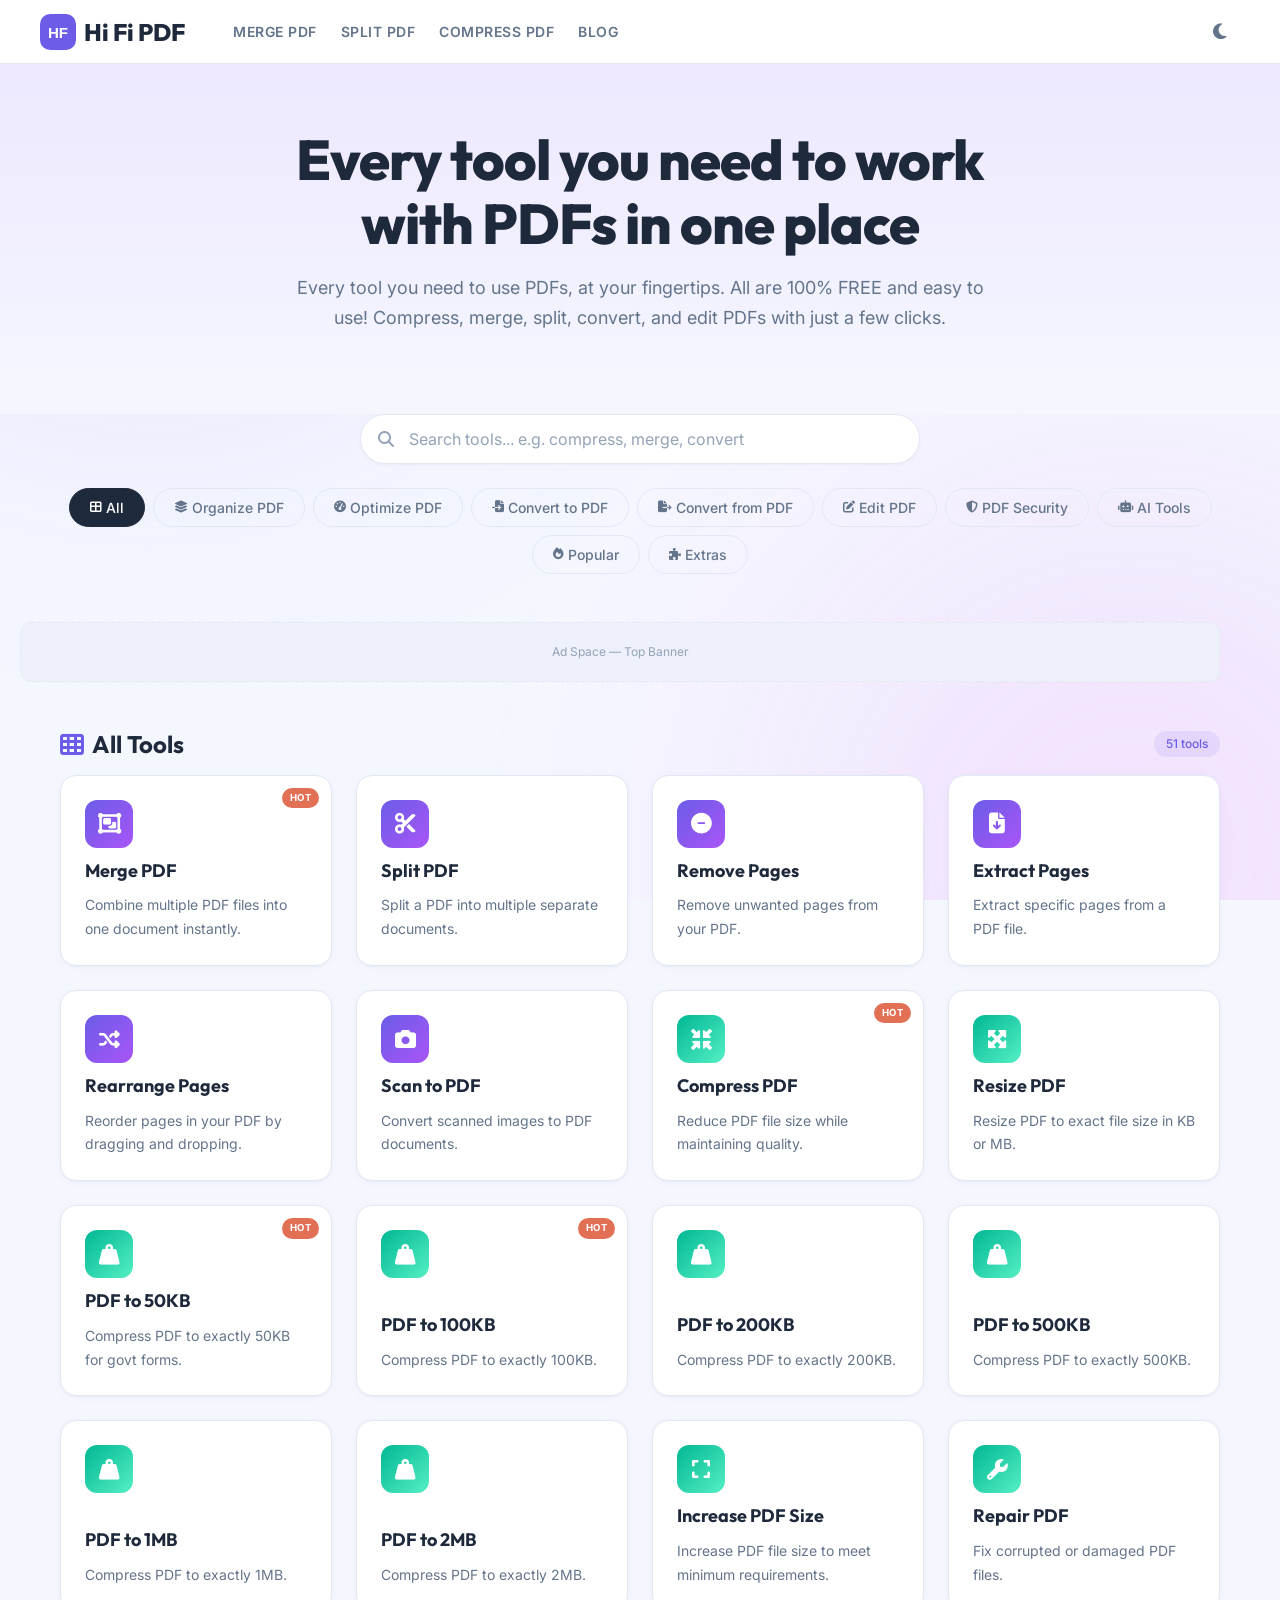
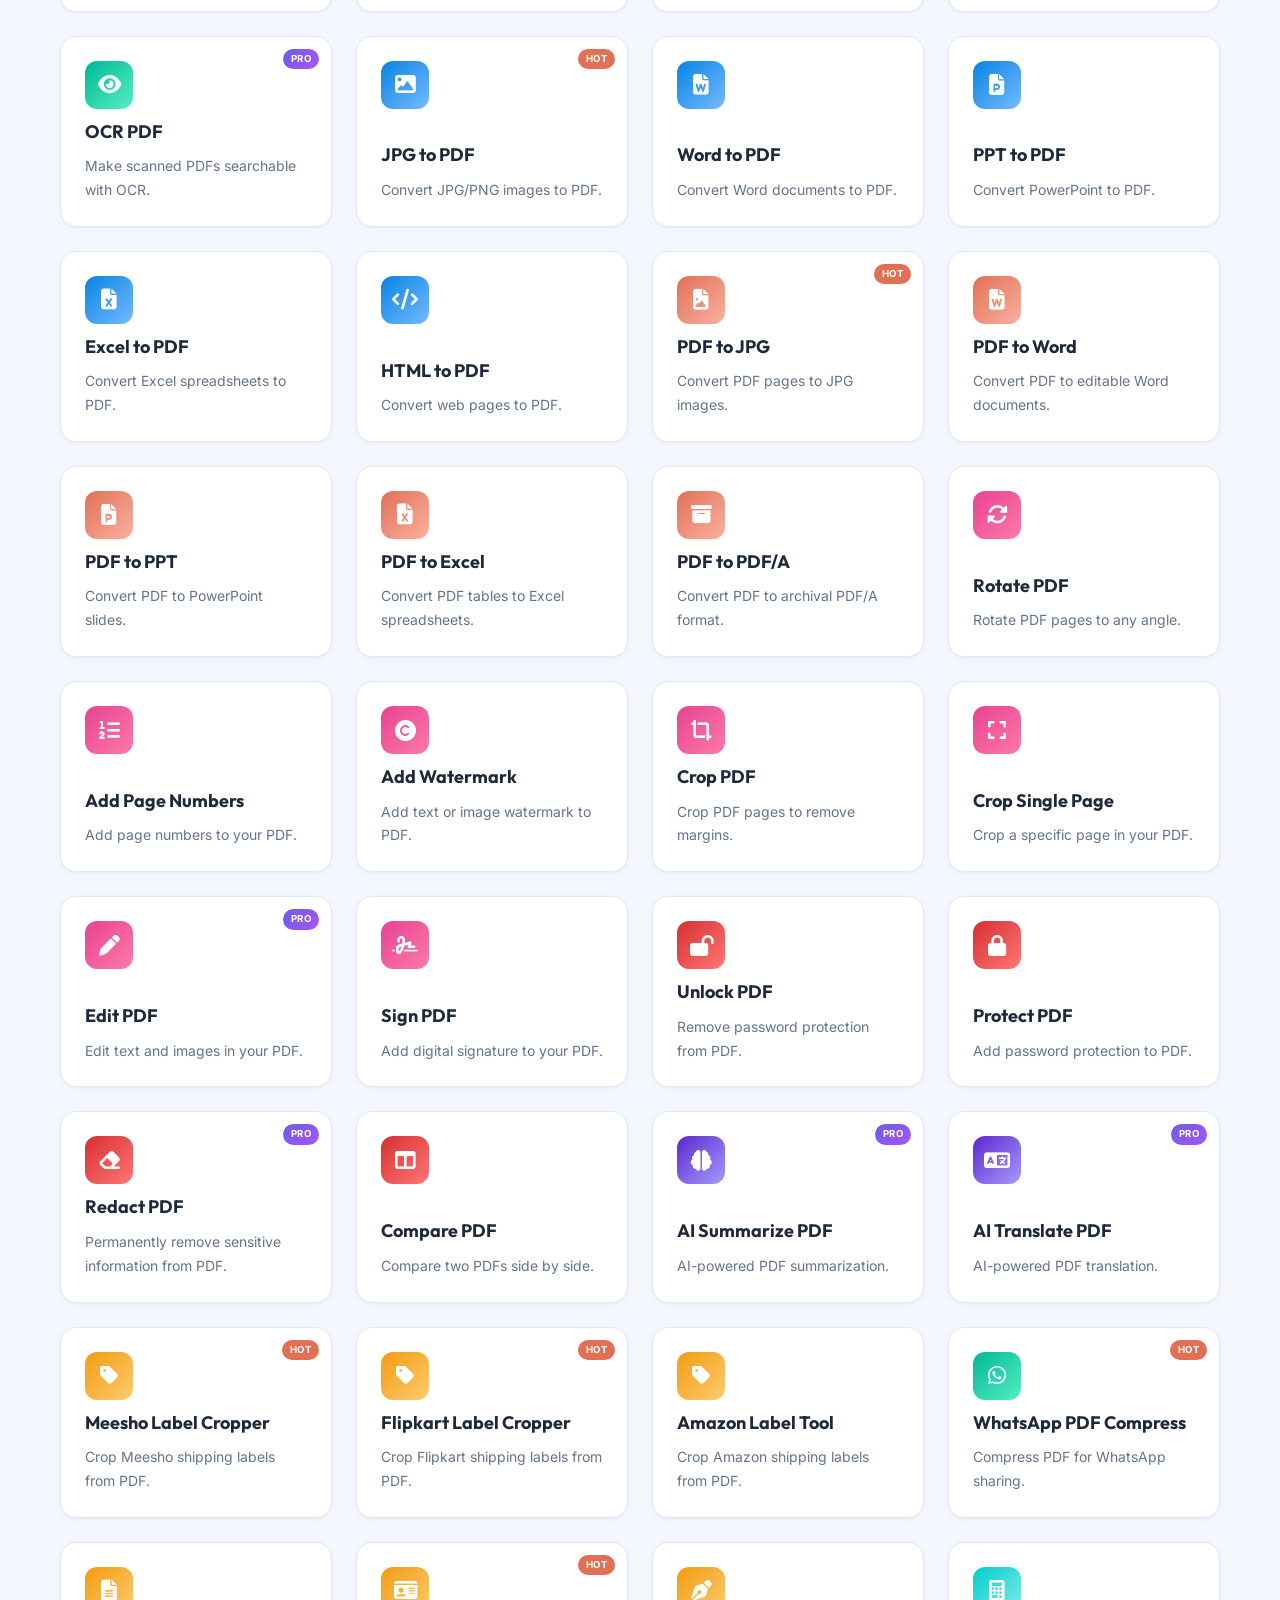
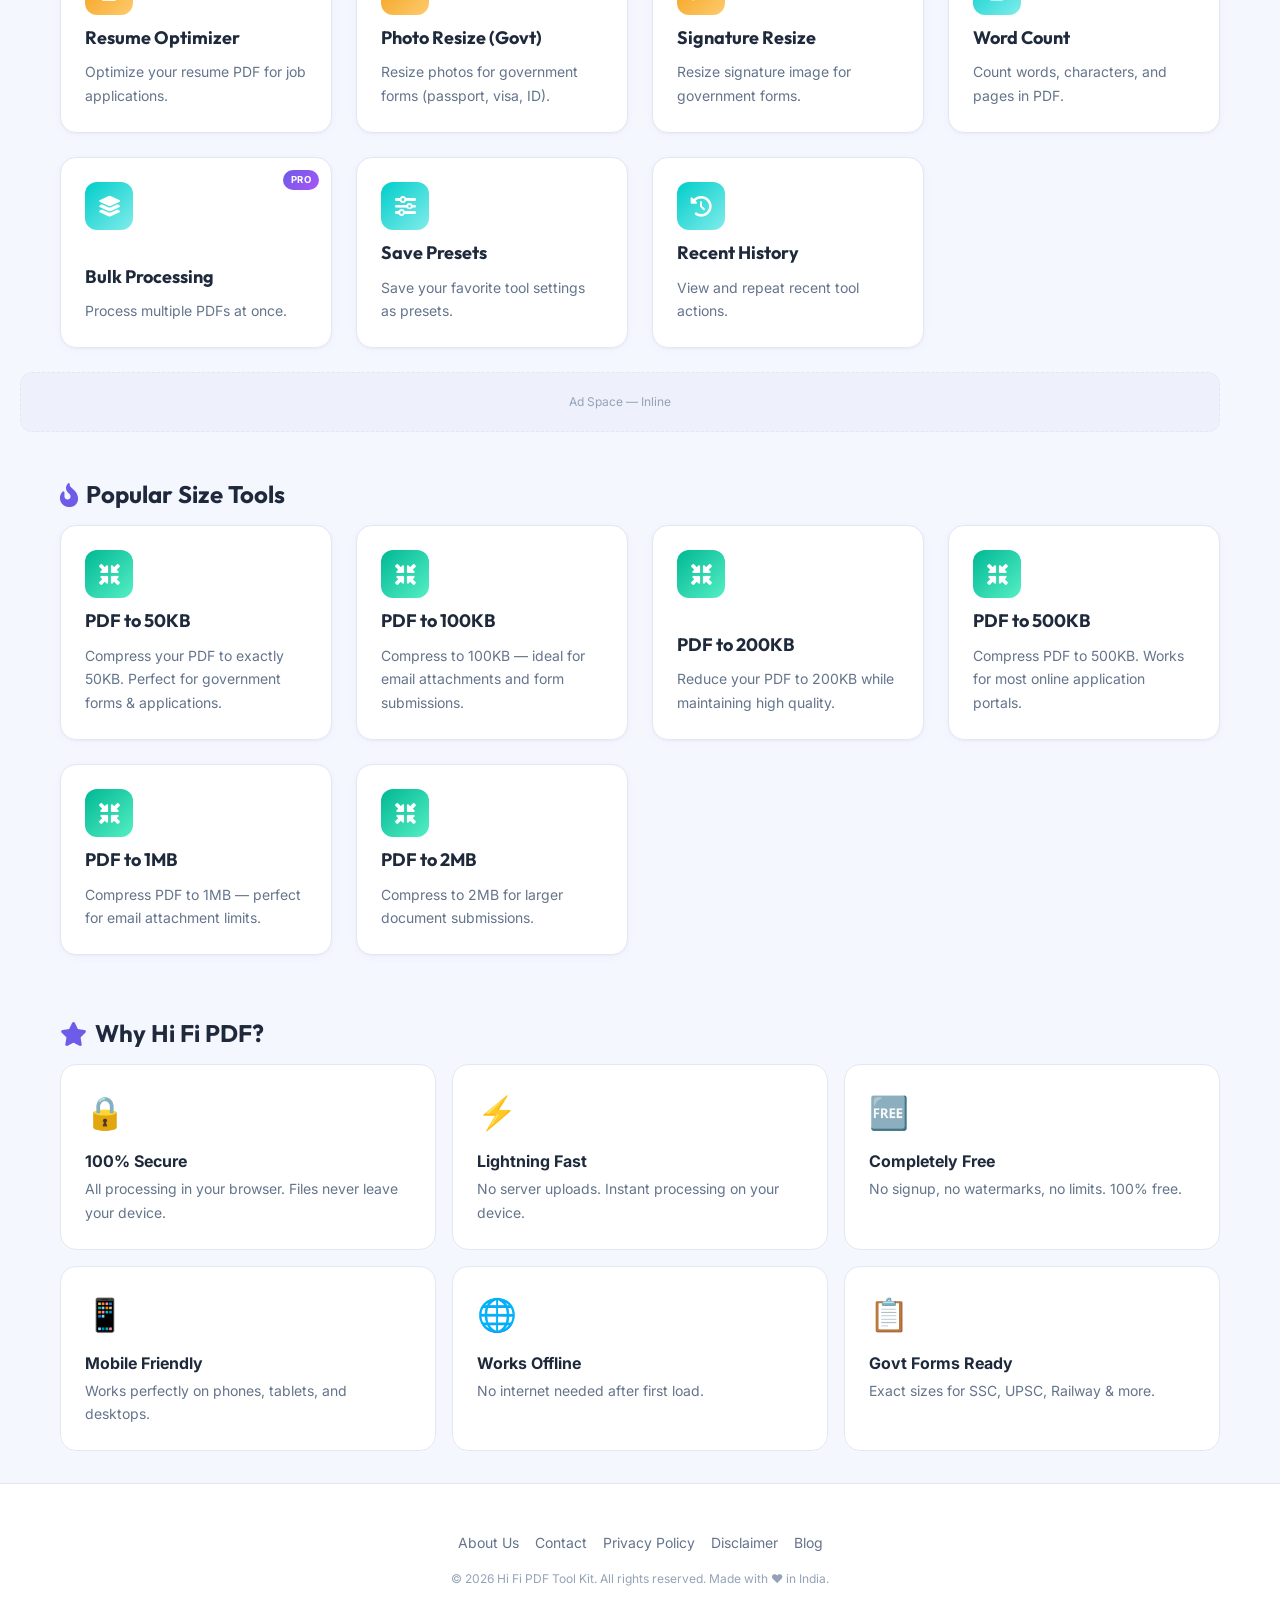
<file: index.html>
<!DOCTYPE html>
<html lang="en" data-theme="light">
<head>
<!-- Google tag (gtag.js) -->
<script async src="https://www.googletagmanager.com/gtag/js?id=G-32KW4QTP24"></script>
<script>
  window.dataLayer = window.dataLayer || [];
  function gtag(){dataLayer.push(arguments);}
  gtag('js', new Date());
  gtag('config', 'G-32KW4QTP24');
</script>
  <meta charset="UTF-8">
  <meta name="viewport" content="width=device-width, initial-scale=1.0, maximum-scale=5.0">
  <title>Hi Fi PDF Tool Kit — Fast, Secure & Smart PDF Tools</title>
  <meta name="description" content="Hi Fi PDF Tool Kit — Free online PDF tools. Compress, merge, split, convert, edit, and secure your PDFs instantly. No signup, no watermarks. Fast, secure & smart.">
  <meta name="keywords" content="pdf tools, compress pdf, merge pdf, split pdf, convert pdf, edit pdf, free pdf tools, online pdf, pdf compressor, pdf to jpg, jpg to pdf">
  <meta name="author" content="Hi Fi PDF Tool Kit">
  <meta name="robots" content="index, follow">
  <meta property="og:title" content="Hi Fi PDF Tool Kit — Fast, Secure & Smart PDF Tools">
  <meta property="og:description" content="Free online PDF tools. Compress, merge, split, convert, edit PDFs instantly. No signup required.">
  <meta property="og:type" content="website">
  <meta name="twitter:card" content="summary">
  <meta name="theme-color" content="#6C5CE7">
  <link rel="canonical" href="index.html">
  <link rel="manifest" href="manifest.json">
  <link rel="icon" type="image/svg+xml" href="data:image/svg+xml,<svg xmlns='http://www.w3.org/2000/svg' viewBox='0 0 100 100'><rect rx='20' width='100' height='100' fill='%236C5CE7'/><text x='50' y='68' text-anchor='middle' fill='white' font-size='42' font-family='Arial' font-weight='bold'>HF</text></svg>">
  <link rel="stylesheet" href="https://cdnjs.cloudflare.com/ajax/libs/font-awesome/6.5.1/css/all.min.css">
  <link href="https://unpkg.com/aos@2.3.1/dist/aos.css" rel="stylesheet">
  <link rel="stylesheet" href="css/styles.css">
  <script type="application/ld+json">
  {
    "@context": "https://schema.org",
    "@graph": [
      {
        "@type": "WebApplication",
        "name": "Hi Fi PDF Tool Kit",
        "description": "Free online PDF tools. Compress, merge, split, convert, edit and secure PDFs instantly in your browser without uploading.",
        "applicationCategory": "UtilityApplication",
        "operatingSystem": "Any",
        "aggregateRating": {
          "@type": "AggregateRating",
          "ratingValue": "4.9",
          "ratingCount": "15420"
        },
        "offers": { "@type": "Offer", "price": "0", "priceCurrency": "USD" },
        "creator": { "@type": "Organization", "name": "Hi Fi PDF Tool Kit" }
      },
      {
        "@type": "FAQPage",
        "mainEntity": [
          {
            "@type": "Question",
            "name": "Are these PDF tools really free?",
            "acceptedAnswer": { "@type": "Answer", "text": "Yes, Hi Fi PDF Tool Kit is 100% free forever. No signups, no watermarks, and no limits." }
          },
          {
            "@type": "Question",
            "name": "Is my downloaded PDF secure?",
            "acceptedAnswer": { "@type": "Answer", "text": "Absolutely. All PDF processing happens entirely in your web browser. Your files are never uploaded to our servers, ensuring maximum privacy and security." }
          }
        ]
      }
    ]
  }
  </script>
</head>
<body>
  <div class="ambient-bg"></div>

  <!-- Top Navigation (iLovePDF-style) -->
  <header class="top-nav" id="topNav">
    <div class="top-nav__inner">
      <a href="index.html" class="top-nav__brand">
        <svg width="36" height="36" viewBox="0 0 100 100" style="border-radius:10px"><rect rx="20" width="100" height="100" fill="#6C5CE7"/><text x="50" y="68" text-anchor="middle" fill="white" font-size="42" font-family="Arial" font-weight="bold">HF</text></svg>
        Hi Fi PDF
      </a>
      <nav class="top-nav__links">
        <a href="tool.html?id=merge-pdf" class="top-nav__link">Merge PDF</a>
        <a href="tool.html?id=split-pdf" class="top-nav__link">Split PDF</a>
        <a href="tool.html?id=compress-pdf" class="top-nav__link">Compress PDF</a>
        <a href="blog.html" class="top-nav__link">Blog</a>
      </nav>
      <div class="top-nav__actions">
        <button class="top-nav__btn" id="themeToggle" onclick="HiFiApp.toggleTheme()" aria-label="Toggle theme">
          <i class="fas fa-moon"></i>
        </button>
      </div>
    </div>
  </header>

  <!-- Hero Section (iLovePDF-style) -->
  <section class="hero" id="hero" data-aos="fade-up" data-aos-duration="800">
    <h1 class="hero__title">Every tool you need to work with PDFs in one place</h1>
    <p class="hero__tagline">Every tool you need to use PDFs, at your fingertips. All are 100% FREE and easy to use! Compress, merge, split, convert, and edit PDFs with just a few clicks.</p>
  </section>

  <!-- Search Bar -->
  <div class="search-bar" id="searchBar" data-aos="fade-up" data-aos-delay="100">
    <i class="fas fa-search search-bar__icon"></i>
    <input type="text" class="search-bar__input" id="searchInput" placeholder="Search tools... e.g. compress, merge, convert">
    <button class="search-bar__clear" id="searchClear"><i class="fas fa-times"></i></button>
  </div>

  <!-- Category Tabs (iLovePDF-style pills) -->
  <div class="category-tabs" id="categoryTabs" data-aos="fade-up" data-aos-delay="200">
    <button class="category-tab active" data-category="all"><i class="fas fa-th-large"></i> All</button>
    <button class="category-tab" data-category="organize"><i class="fas fa-layer-group"></i> Organize PDF</button>
    <button class="category-tab" data-category="optimize"><i class="fas fa-tachometer-alt"></i> Optimize PDF</button>
    <button class="category-tab" data-category="convert-to"><i class="fas fa-file-import"></i> Convert to PDF</button>
    <button class="category-tab" data-category="convert-from"><i class="fas fa-file-export"></i> Convert from PDF</button>
    <button class="category-tab" data-category="edit"><i class="fas fa-edit"></i> Edit PDF</button>
    <button class="category-tab" data-category="security"><i class="fas fa-shield-alt"></i> PDF Security</button>
    <button class="category-tab" data-category="ai"><i class="fas fa-robot"></i> AI Tools</button>
    <button class="category-tab" data-category="viral"><i class="fas fa-fire"></i> Popular</button>
    <button class="category-tab" data-category="extras"><i class="fas fa-puzzle-piece"></i> Extras</button>
  </div>

  <!-- Ad Zone Top -->
  <div class="ad-zone" id="adTop">Ad Space — Top Banner</div>

  <!-- Recent Tools -->
  <section id="recentSection" class="hidden">
    <div class="section-header">
      <h2 class="section-header__title"><i class="fas fa-history text-primary"></i> Recent Tools</h2>
      <a href="tool.html?id=recent-history" class="section-header__link">View All →</a>
    </div>
    <div class="tools-grid" id="recentGrid"></div>
  </section>

  <!-- No Results -->
  <div id="noResults" class="hidden" style="text-align:center;padding:var(--space-2xl) var(--container-padding)">
    <div style="font-size:3rem;margin-bottom:var(--space-base)">🔍</div>
    <h3 style="margin-bottom:var(--space-sm)">No tools found</h3>
    <p style="font-size:var(--fs-sm)">Try a different search term</p>
  </div>

  <!-- Tools Grid -->
  <div class="section-header" id="toolsSectionHeader" data-aos="fade-up" data-aos-delay="300">
    <h2 class="section-header__title"><i class="fas fa-th text-primary"></i> All Tools</h2>
    <span class="chip chip--primary" id="toolCount">50+ tools</span>
  </div>
  <div class="tools-grid" id="toolsGrid"></div>

  <!-- Ad Zone Inline -->
  <div class="ad-zone mt-lg" id="adInline">Ad Space — Inline</div>

  <!-- Popular Size Tools (SEO) -->
  <section data-aos="fade-up">
    <div class="section-header">
      <h2 class="section-header__title"><i class="fas fa-fire-alt text-primary"></i> Popular Size Tools</h2>
    </div>
    <div class="tools-grid">
      <a href="compress-pdf-to.html?size=50kb" class="tool-card">
        <div class="tool-card__icon icon-bg-green"><i class="fas fa-compress-arrows-alt"></i></div>
        <span class="tool-card__name">PDF to 50KB</span>
        <span class="tool-card__desc">Compress your PDF to exactly 50KB. Perfect for government forms & applications.</span>
      </a>
      <a href="compress-pdf-to.html?size=100kb" class="tool-card">
        <div class="tool-card__icon icon-bg-green"><i class="fas fa-compress-arrows-alt"></i></div>
        <span class="tool-card__name">PDF to 100KB</span>
        <span class="tool-card__desc">Compress to 100KB — ideal for email attachments and form submissions.</span>
      </a>
      <a href="compress-pdf-to.html?size=200kb" class="tool-card">
        <div class="tool-card__icon icon-bg-green"><i class="fas fa-compress-arrows-alt"></i></div>
        <span class="tool-card__name">PDF to 200KB</span>
        <span class="tool-card__desc">Reduce your PDF to 200KB while maintaining high quality.</span>
      </a>
      <a href="compress-pdf-to.html?size=500kb" class="tool-card">
        <div class="tool-card__icon icon-bg-green"><i class="fas fa-compress-arrows-alt"></i></div>
        <span class="tool-card__name">PDF to 500KB</span>
        <span class="tool-card__desc">Compress PDF to 500KB. Works for most online application portals.</span>
      </a>
      <a href="compress-pdf-to.html?size=1mb" class="tool-card">
        <div class="tool-card__icon icon-bg-green"><i class="fas fa-compress-arrows-alt"></i></div>
        <span class="tool-card__name">PDF to 1MB</span>
        <span class="tool-card__desc">Compress PDF to 1MB — perfect for email attachment limits.</span>
      </a>
      <a href="compress-pdf-to.html?size=2mb" class="tool-card">
        <div class="tool-card__icon icon-bg-green"><i class="fas fa-compress-arrows-alt"></i></div>
        <span class="tool-card__name">PDF to 2MB</span>
        <span class="tool-card__desc">Compress to 2MB for larger document submissions.</span>
      </a>
    </div>
  </section>

  <!-- Features Section -->
  <section class="mt-xl" data-aos="fade-up" data-aos-duration="800">
    <div class="section-header">
      <h2 class="section-header__title"><i class="fas fa-star text-primary"></i> Why Hi Fi PDF?</h2>
    </div>
    <div class="benefits-grid">
      <div class="benefit-card"><div class="benefit-card__icon">🔒</div><div class="benefit-card__title">100% Secure</div><div class="benefit-card__desc">All processing in your browser. Files never leave your device.</div></div>
      <div class="benefit-card"><div class="benefit-card__icon">⚡</div><div class="benefit-card__title">Lightning Fast</div><div class="benefit-card__desc">No server uploads. Instant processing on your device.</div></div>
      <div class="benefit-card"><div class="benefit-card__icon">🆓</div><div class="benefit-card__title">Completely Free</div><div class="benefit-card__desc">No signup, no watermarks, no limits. 100% free.</div></div>
      <div class="benefit-card"><div class="benefit-card__icon">📱</div><div class="benefit-card__title">Mobile Friendly</div><div class="benefit-card__desc">Works perfectly on phones, tablets, and desktops.</div></div>
      <div class="benefit-card"><div class="benefit-card__icon">🌐</div><div class="benefit-card__title">Works Offline</div><div class="benefit-card__desc">No internet needed after first load.</div></div>
      <div class="benefit-card"><div class="benefit-card__icon">📋</div><div class="benefit-card__title">Govt Forms Ready</div><div class="benefit-card__desc">Exact sizes for SSC, UPSC, Railway & more.</div></div>
    </div>
  </section>

  <!-- Footer -->
  <footer class="footer mt-xl" data-aos="fade-in">
    <div class="footer__links">
      <a href="about.html">About Us</a>
      <a href="contact.html">Contact</a>
      <a href="privacy.html">Privacy Policy</a>
      <a href="disclaimer.html">Disclaimer</a>
      <a href="blog.html">Blog</a>
    </div>
    <p class="footer__copy">© 2026 Hi Fi PDF Tool Kit. All rights reserved. Made with ❤️ in India.</p>
  </footer>

  <!-- Bottom Navigation -->
  <nav class="bottom-nav" id="bottomNav">
    <a href="index.html" class="bottom-nav__item active"><i class="fas fa-home"></i><span>Home</span></a>
    <a href="tool.html?id=compress-pdf" class="bottom-nav__item"><i class="fas fa-compress-arrows-alt"></i><span>Compress</span></a>
    <a href="blog.html" class="bottom-nav__item"><i class="fas fa-book"></i><span>Blog</span></a>
    <a href="tool.html?id=merge-pdf" class="bottom-nav__item"><i class="fas fa-object-group"></i><span>Merge</span></a>
    <a href="tool.html?id=recent-history" class="bottom-nav__item"><i class="fas fa-history"></i><span>Recent</span></a>
  </nav>

  <!-- Scripts -->
  <script src="https://unpkg.com/aos@2.3.1/dist/aos.js"></script>
  <script src="js/tools-config.js"></script>
  <script src="js/app.js"></script>
  <script>
    document.addEventListener('DOMContentLoaded', () => {
      HiFiApp.renderToolsGrid(ALL_TOOLS);
      const count = document.getElementById('toolCount');
      if (count) count.textContent = ALL_TOOLS.length + ' tools';
    });
  </script>
</body>
</html>
</file>
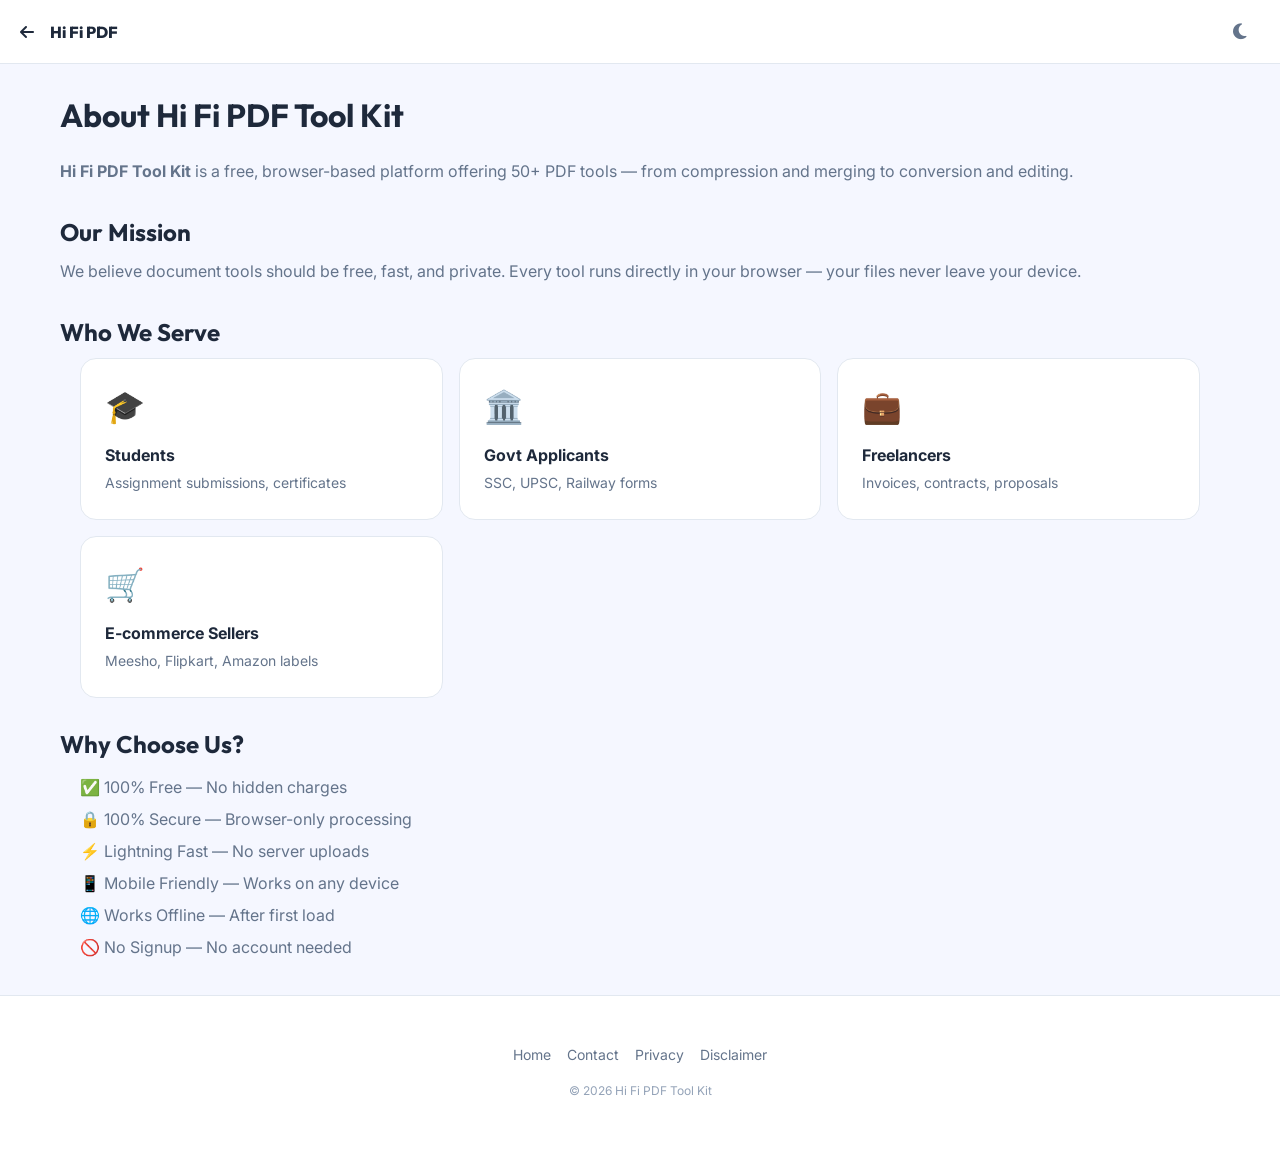
<file: about.html>
<!DOCTYPE html>
<html lang="en" data-theme="light">
<head>
<!-- Google tag (gtag.js) -->
<script async src="https://www.googletagmanager.com/gtag/js?id=G-32KW4QTP24"></script>
<script>
  window.dataLayer = window.dataLayer || [];
  function gtag(){dataLayer.push(arguments);}
  gtag('js', new Date());
  gtag('config', 'G-32KW4QTP24');
</script>
  <meta charset="UTF-8">
  <meta name="viewport" content="width=device-width, initial-scale=1.0">
  <title>About Us — Hi Fi PDF Tool Kit</title>
  <meta name="description" content="Learn about Hi Fi PDF Tool Kit — fast, secure, and smart PDF tools built for everyone.">
  <meta name="theme-color" content="#6C5CE7">
  <link rel="icon" type="image/svg+xml" href="data:image/svg+xml,<svg xmlns='http://www.w3.org/2000/svg' viewBox='0 0 100 100'><rect rx='20' width='100' height='100' fill='%236C5CE7'/><text x='50' y='68' text-anchor='middle' fill='white' font-size='42' font-family='Arial' font-weight='bold'>HF</text></svg>">
  <link rel="stylesheet" href="https://cdnjs.cloudflare.com/ajax/libs/font-awesome/6.5.1/css/all.min.css">
  <link rel="stylesheet" href="css/styles.css">
</head>
<body>
  <header class="top-nav">
    <a href="index.html" class="top-nav__brand" style="font-size:1rem"><i class="fas fa-arrow-left" style="-webkit-text-fill-color:var(--text-primary);margin-right:8px"></i> Hi Fi PDF</a>
    <div class="top-nav__actions"><button class="top-nav__btn" id="themeToggle" onclick="HiFiApp.toggleTheme()"><i class="fas fa-moon"></i></button></div>
  </header>
  <div class="container" style="padding:var(--space-xl) var(--container-padding)">
    <h1 style="margin-bottom:var(--space-lg)">About Hi Fi PDF Tool Kit</h1>
    <p style="margin-bottom:var(--space-base)"><strong>Hi Fi PDF Tool Kit</strong> is a free, browser-based platform offering 50+ PDF tools — from compression and merging to conversion and editing.</p>
    <h2 style="margin-top:var(--space-xl);margin-bottom:var(--space-md)">Our Mission</h2>
    <p style="margin-bottom:var(--space-base)">We believe document tools should be free, fast, and private. Every tool runs directly in your browser — your files never leave your device.</p>
    <h2 style="margin-top:var(--space-xl);margin-bottom:var(--space-md)">Who We Serve</h2>
    <div class="benefits-grid mt-md">
      <div class="benefit-card"><div class="benefit-card__icon">🎓</div><div class="benefit-card__title">Students</div><div class="benefit-card__desc">Assignment submissions, certificates</div></div>
      <div class="benefit-card"><div class="benefit-card__icon">🏛️</div><div class="benefit-card__title">Govt Applicants</div><div class="benefit-card__desc">SSC, UPSC, Railway forms</div></div>
      <div class="benefit-card"><div class="benefit-card__icon">💼</div><div class="benefit-card__title">Freelancers</div><div class="benefit-card__desc">Invoices, contracts, proposals</div></div>
      <div class="benefit-card"><div class="benefit-card__icon">🛒</div><div class="benefit-card__title">E-commerce Sellers</div><div class="benefit-card__desc">Meesho, Flipkart, Amazon labels</div></div>
    </div>
    <h2 style="margin-top:var(--space-xl);margin-bottom:var(--space-md)">Why Choose Us?</h2>
    <ul style="padding-left:20px;color:var(--text-secondary);line-height:2">
      <li>✅ 100% Free — No hidden charges</li>
      <li>🔒 100% Secure — Browser-only processing</li>
      <li>⚡ Lightning Fast — No server uploads</li>
      <li>📱 Mobile Friendly — Works on any device</li>
      <li>🌐 Works Offline — After first load</li>
      <li>🚫 No Signup — No account needed</li>
    </ul>
  </div>
  <footer class="footer"><div class="footer__links"><a href="index.html">Home</a><a href="contact.html">Contact</a><a href="privacy.html">Privacy</a><a href="disclaimer.html">Disclaimer</a></div><p class="footer__copy">© 2026 Hi Fi PDF Tool Kit</p></footer>
  <nav class="bottom-nav"><a href="index.html" class="bottom-nav__item"><i class="fas fa-home"></i><span>Home</span></a><a href="tool.html?id=compress-pdf" class="bottom-nav__item"><i class="fas fa-compress-arrows-alt"></i><span>Compress</span></a><a href="tool.html?id=merge-pdf" class="bottom-nav__item"><i class="fas fa-object-group"></i><span>Merge</span></a><a href="tool.html?id=jpg-to-pdf" class="bottom-nav__item"><i class="fas fa-image"></i><span>Convert</span></a><a href="tool.html?id=recent-history" class="bottom-nav__item"><i class="fas fa-history"></i><span>Recent</span></a></nav>
  <script src="js/tools-config.js"></script><script src="js/app.js"></script>
</body>
</html>
</file>
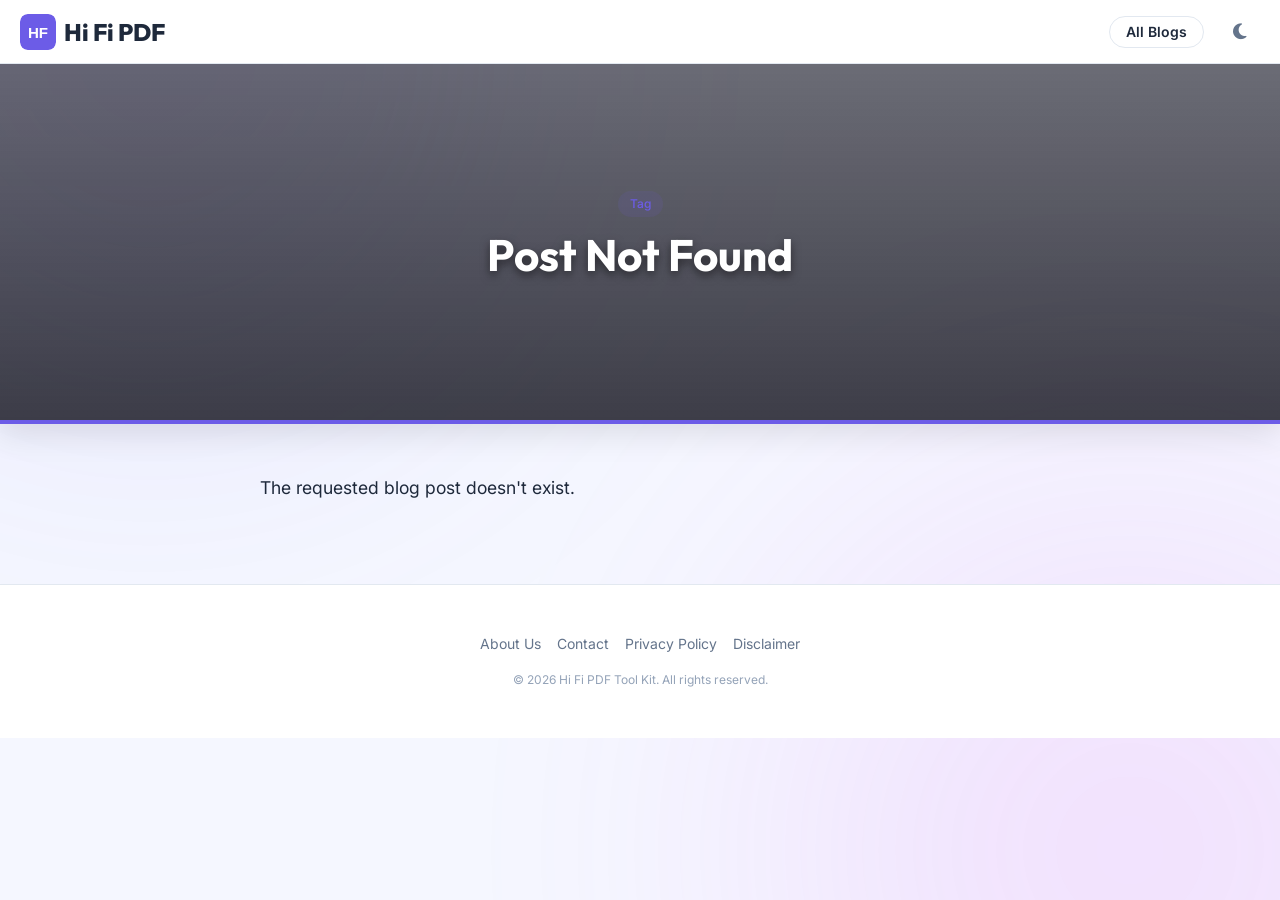
<file: blog-post.html>
<!DOCTYPE html>
<html lang="en" data-theme="light">
<head>
<!-- Google tag (gtag.js) -->
<script async src="https://www.googletagmanager.com/gtag/js?id=G-32KW4QTP24"></script>
<script>
  window.dataLayer = window.dataLayer || [];
  function gtag(){dataLayer.push(arguments);}
  gtag('js', new Date());
  gtag('config', 'G-32KW4QTP24');
</script>
  <meta charset="UTF-8">
  <meta name="viewport" content="width=device-width, initial-scale=1.0, maximum-scale=5.0">
  <title>Blog Post | Hi Fi PDF Tool Kit</title>
  <meta name="description" content="Read our latest insights on PDF optimization and security.">
  <meta name="theme-color" content="#6C5CE7">
  <link rel="stylesheet" href="https://cdnjs.cloudflare.com/ajax/libs/font-awesome/6.5.1/css/all.min.css">
  <link rel="stylesheet" href="css/styles.css">
  <link href="https://unpkg.com/aos@2.3.1/dist/aos.css" rel="stylesheet">
</head>
<body>
  <div class="ambient-bg"></div>

  <!-- Top Navigation -->
  <header class="top-nav" id="topNav">
    <a href="index.html" class="top-nav__brand">
      <svg width="32" height="32" viewBox="0 0 100 100" style="border-radius:8px"><rect rx="20" width="100" height="100" fill="#6C5CE7"/><text x="50" y="68" text-anchor="middle" fill="white" font-size="42" font-family="Arial" font-weight="bold">HF</text></svg>
      Hi Fi PDF
    </a>
    <div class="top-nav__actions">
      <a href="blog.html" class="btn btn--secondary btn--sm" style="border-radius:var(--radius-full); margin-right:8px;">All Blogs</a>
      <button class="top-nav__btn" id="themeToggle" onclick="HiFiApp.toggleTheme()" aria-label="Toggle theme">
        <i class="fas fa-moon"></i>
      </button>
    </div>
  </header>

  <article class="blog-post">
    <!-- Hero Image 3D Container -->
    <div class="blog-hero" id="blogHero" data-aos="fade-down" data-aos-duration="1000">
      <div class="container" style="position:relative; z-index:2; padding:var(--space-xl) var(--container-padding); text-align:center;">
        <span class="chip chip--primary" id="blogTag" style="margin-bottom:var(--space-md);">Tag</span>
        <h1 id="blogTitle" style="font-size:var(--fs-3xl); margin-bottom:var(--space-md); color:#fff; text-shadow:0 4px 10px rgba(0,0,0,0.5);">Loading...</h1>
        <div id="blogMeta" style="color:rgba(255,255,255,0.8); font-size:var(--fs-sm);"></div>
      </div>
      <div class="blog-hero__overlay"></div>
    </div>

    <!-- Content -->
    <div class="container" style="max-width:800px; padding:var(--space-2xl) var(--container-padding);" data-aos="fade-up" data-aos-delay="300">
      <div id="blogContent" class="blog-content" style="font-size:1.1rem; line-height:1.8; color:var(--text-primary);">
        <!-- Injected -->
      </div>
    </div>
  </article>

  <footer class="footer mt-xl" data-aos="fade-in">
    <div class="footer__links">
      <a href="about.html">About Us</a>
      <a href="contact.html">Contact</a>
      <a href="privacy.html">Privacy Policy</a>
      <a href="disclaimer.html">Disclaimer</a>
    </div>
    <p class="footer__copy">© 2026 Hi Fi PDF Tool Kit. All rights reserved.</p>
  </footer>

  <nav class="bottom-nav" id="bottomNav">
    <a href="index.html" class="bottom-nav__item"><i class="fas fa-home"></i><span>Home</span></a>
    <a href="tool.html?id=compress-pdf" class="bottom-nav__item"><i class="fas fa-compress-arrows-alt"></i><span>Compress</span></a>
    <a href="blog.html" class="bottom-nav__item active"><i class="fas fa-book"></i><span>Blog</span></a>
    <a href="tool.html?id=merge-pdf" class="bottom-nav__item"><i class="fas fa-object-group"></i><span>Merge</span></a>
    <a href="tool.html?id=recent-history" class="bottom-nav__item"><i class="fas fa-history"></i><span>Recent</span></a>
  </nav>

  <style>
    /* Premium Blog Details Styling */
    .blog-hero {
      position: relative;
      width: 100%;
      height: 40vh;
      min-height: 350px;
      background-size: cover;
      background-position: center;
      display: flex;
      align-items: center;
      justify-content: center;
      border-bottom: 4px solid var(--primary);
      box-shadow: 0 10px 30px rgba(0,0,0,0.1);
    }
    .blog-hero__overlay {
      position: absolute;
      inset: 0;
      background: linear-gradient(to bottom, rgba(15,15,26,0.6), rgba(15,15,26,0.8));
      z-index: 1;
    }
    .blog-content h2 {
      font-size: var(--fs-2xl);
      color: var(--primary);
      margin: var(--space-xl) 0 var(--space-md);
    }
    .blog-content h3 {
      font-size: var(--fs-xl);
      margin: var(--space-lg) 0 var(--space-sm);
    }
    .blog-content p {
      margin-bottom: var(--space-lg);
      font-size: 1.05rem;
    }
    .blog-content a {
      color: var(--primary);
      text-decoration: underline;
      font-weight: bold;
    }
  </style>

  <script src="https://unpkg.com/aos@2.3.1/dist/aos.js"></script>
  <script src="js/tools-config.js"></script>
  <script src="js/blogs-config.js"></script>
  <script src="js/app.js"></script>
  
  <script>
    document.addEventListener('DOMContentLoaded', () => {
      const params = new URLSearchParams(window.location.search);
      const postId = params.get('id');
      const post = BLOG_POSTS.find(p => p.id === postId);

      if (!post) {
        document.getElementById('blogTitle').innerText = 'Post Not Found';
        document.getElementById('blogContent').innerText = 'The requested blog post doesn\'t exist.';
        return;
      }

      // Populate UI
      document.title = post.title + ' | Hi Fi PDF Blog';
      document.querySelector('meta[name="description"]').setAttribute('content', post.excerpt);
      
      document.getElementById('blogHero').style.backgroundImage = `url('${post.image}')`;
      document.getElementById('blogTitle').innerText = post.title;
      document.getElementById('blogTag').innerText = post.primaryTag;
      document.getElementById('blogMeta').innerHTML = `<span><i class="far fa-calendar-alt"></i> ${post.date}</span> &nbsp;|&nbsp; <span><i class="far fa-clock"></i> ${post.readTime}</span>`;
      document.getElementById('blogContent').innerHTML = post.content;

      // Inject JSON-LD Schema
      const schema = {
        "@context": "https://schema.org",
        "@type": "BlogPosting",
        "headline": post.title,
        "image": window.location.origin + '/' + post.image,
        "datePublished": post.date,
        "description": post.excerpt,
        "author": { "@type": "Organization", "name": "Hi Fi PDF Team" },
        "publisher": { "@type": "Organization", "name": "Hi Fi PDF Tool Kit", "logo": { "@type": "ImageObject", "url": window.location.origin + "/favicon.ico" } }
      };
      const script = document.createElement('script');
      script.type = 'application/ld+json';
      script.textContent = JSON.stringify(schema);
      document.head.appendChild(script);
    });
  </script>
</body>
</html>
</file>
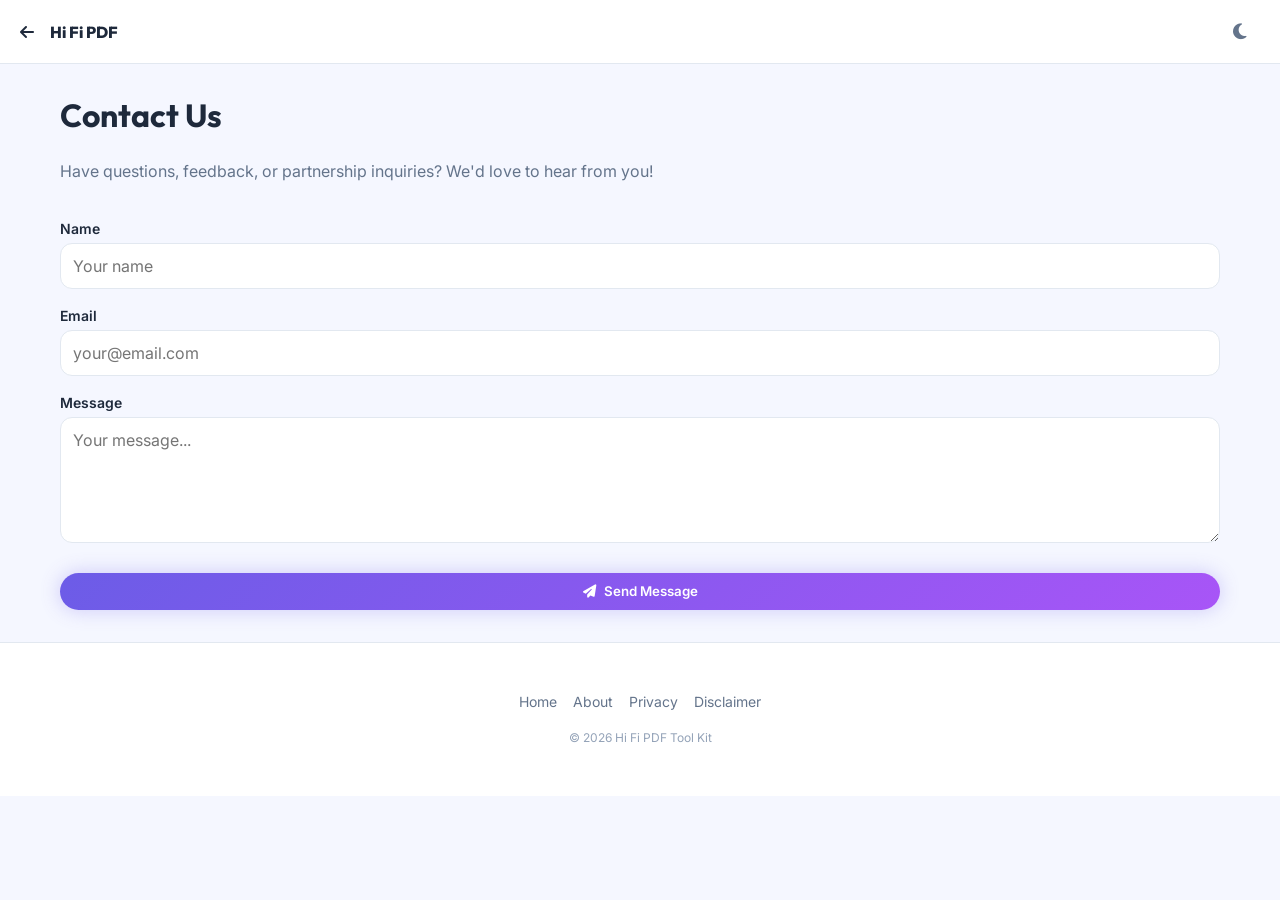
<file: contact.html>
<!DOCTYPE html>
<html lang="en" data-theme="light">
<head>
<!-- Google tag (gtag.js) -->
<script async src="https://www.googletagmanager.com/gtag/js?id=G-32KW4QTP24"></script>
<script>
  window.dataLayer = window.dataLayer || [];
  function gtag(){dataLayer.push(arguments);}
  gtag('js', new Date());
  gtag('config', 'G-32KW4QTP24');
</script>
  <meta charset="UTF-8"><meta name="viewport" content="width=device-width, initial-scale=1.0">
  <title>Contact Us — Hi Fi PDF Tool Kit</title>
  <meta name="description" content="Contact Hi Fi PDF Tool Kit for support, feedback, or partnerships.">
  <meta name="theme-color" content="#6C5CE7">
  <link rel="icon" type="image/svg+xml" href="data:image/svg+xml,<svg xmlns='http://www.w3.org/2000/svg' viewBox='0 0 100 100'><rect rx='20' width='100' height='100' fill='%236C5CE7'/><text x='50' y='68' text-anchor='middle' fill='white' font-size='42' font-family='Arial' font-weight='bold'>HF</text></svg>">
  <link rel="stylesheet" href="https://cdnjs.cloudflare.com/ajax/libs/font-awesome/6.5.1/css/all.min.css">
  <link rel="stylesheet" href="css/styles.css">
</head>
<body>
  <header class="top-nav"><a href="index.html" class="top-nav__brand" style="font-size:1rem"><i class="fas fa-arrow-left" style="-webkit-text-fill-color:var(--text-primary);margin-right:8px"></i> Hi Fi PDF</a><div class="top-nav__actions"><button class="top-nav__btn" id="themeToggle" onclick="HiFiApp.toggleTheme()"><i class="fas fa-moon"></i></button></div></header>
  <div class="container" style="padding:var(--space-xl) var(--container-padding)">
    <h1 style="margin-bottom:var(--space-lg)">Contact Us</h1>
    <p style="margin-bottom:var(--space-xl)">Have questions, feedback, or partnership inquiries? We'd love to hear from you!</p>
    <form id="contactForm" onsubmit="event.preventDefault();HiFiApp.toast('Message sent! We will reply soon.','success');this.reset()">
      <div style="margin-bottom:var(--space-base)">
        <label style="display:block;font-size:var(--fs-sm);font-weight:var(--fw-semibold);margin-bottom:var(--space-xs)">Name</label>
        <input type="text" required placeholder="Your name" style="width:100%;padding:var(--space-md);border-radius:var(--radius-md);border:1.5px solid var(--border);background:var(--bg-card);color:var(--text-primary);font-size:var(--fs-base);outline:none">
      </div>
      <div style="margin-bottom:var(--space-base)">
        <label style="display:block;font-size:var(--fs-sm);font-weight:var(--fw-semibold);margin-bottom:var(--space-xs)">Email</label>
        <input type="email" required placeholder="your@email.com" style="width:100%;padding:var(--space-md);border-radius:var(--radius-md);border:1.5px solid var(--border);background:var(--bg-card);color:var(--text-primary);font-size:var(--fs-base);outline:none">
      </div>
      <div style="margin-bottom:var(--space-lg)">
        <label style="display:block;font-size:var(--fs-sm);font-weight:var(--fw-semibold);margin-bottom:var(--space-xs)">Message</label>
        <textarea required placeholder="Your message..." rows="5" style="width:100%;padding:var(--space-md);border-radius:var(--radius-md);border:1.5px solid var(--border);background:var(--bg-card);color:var(--text-primary);font-size:var(--fs-base);outline:none;resize:vertical"></textarea>
      </div>
      <button type="submit" class="btn btn--primary btn--block"><i class="fas fa-paper-plane"></i> Send Message</button>
    </form>
  </div>
  <footer class="footer"><div class="footer__links"><a href="index.html">Home</a><a href="about.html">About</a><a href="privacy.html">Privacy</a><a href="disclaimer.html">Disclaimer</a></div><p class="footer__copy">© 2026 Hi Fi PDF Tool Kit</p></footer>
  <nav class="bottom-nav"><a href="index.html" class="bottom-nav__item"><i class="fas fa-home"></i><span>Home</span></a><a href="tool.html?id=compress-pdf" class="bottom-nav__item"><i class="fas fa-compress-arrows-alt"></i><span>Compress</span></a><a href="tool.html?id=merge-pdf" class="bottom-nav__item"><i class="fas fa-object-group"></i><span>Merge</span></a><a href="tool.html?id=jpg-to-pdf" class="bottom-nav__item"><i class="fas fa-image"></i><span>Convert</span></a><a href="tool.html?id=recent-history" class="bottom-nav__item"><i class="fas fa-history"></i><span>Recent</span></a></nav>
  <script src="js/tools-config.js"></script><script src="js/app.js"></script>
</body>
</html>
</file>
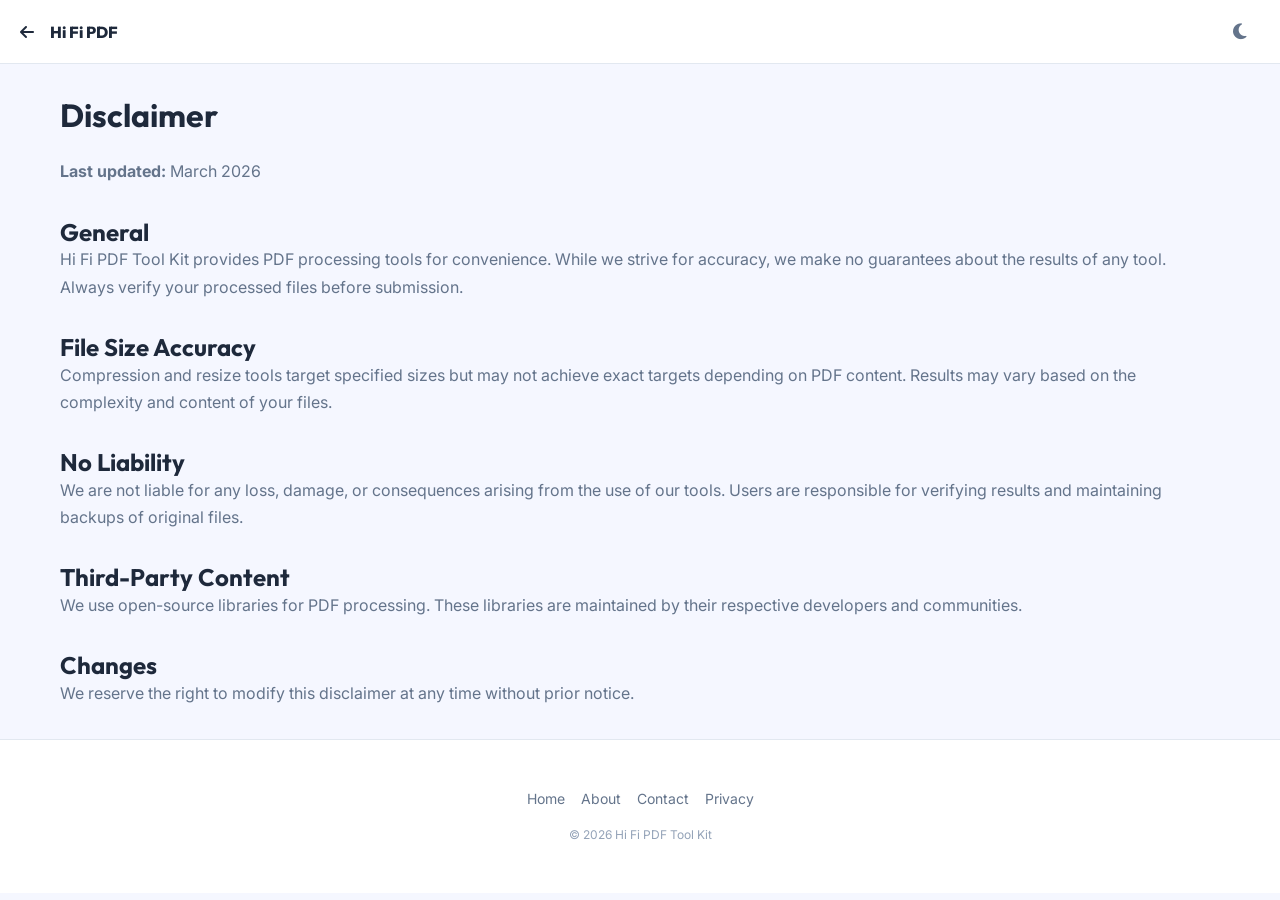
<file: disclaimer.html>
<!DOCTYPE html>
<html lang="en" data-theme="light">
<head>
<!-- Google tag (gtag.js) -->
<script async src="https://www.googletagmanager.com/gtag/js?id=G-32KW4QTP24"></script>
<script>
  window.dataLayer = window.dataLayer || [];
  function gtag(){dataLayer.push(arguments);}
  gtag('js', new Date());
  gtag('config', 'G-32KW4QTP24');
</script>
  <meta charset="UTF-8"><meta name="viewport" content="width=device-width, initial-scale=1.0">
  <title>Disclaimer — Hi Fi PDF Tool Kit</title>
  <meta name="description" content="Disclaimer for Hi Fi PDF Tool Kit.">
  <meta name="theme-color" content="#6C5CE7">
  <link rel="icon" type="image/svg+xml" href="data:image/svg+xml,<svg xmlns='http://www.w3.org/2000/svg' viewBox='0 0 100 100'><rect rx='20' width='100' height='100' fill='%236C5CE7'/><text x='50' y='68' text-anchor='middle' fill='white' font-size='42' font-family='Arial' font-weight='bold'>HF</text></svg>">
  <link rel="stylesheet" href="https://cdnjs.cloudflare.com/ajax/libs/font-awesome/6.5.1/css/all.min.css">
  <link rel="stylesheet" href="css/styles.css">
</head>
<body>
  <header class="top-nav"><a href="index.html" class="top-nav__brand" style="font-size:1rem"><i class="fas fa-arrow-left" style="-webkit-text-fill-color:var(--text-primary);margin-right:8px"></i> Hi Fi PDF</a><div class="top-nav__actions"><button class="top-nav__btn" id="themeToggle" onclick="HiFiApp.toggleTheme()"><i class="fas fa-moon"></i></button></div></header>
  <div class="container" style="padding:var(--space-xl) var(--container-padding);line-height:1.8;color:var(--text-secondary)">
    <h1 style="margin-bottom:var(--space-lg);color:var(--text-primary)">Disclaimer</h1>
    <p><strong>Last updated:</strong> March 2026</p>
    <h2 style="margin-top:var(--space-xl);color:var(--text-primary)">General</h2>
    <p>Hi Fi PDF Tool Kit provides PDF processing tools for convenience. While we strive for accuracy, we make no guarantees about the results of any tool. Always verify your processed files before submission.</p>
    <h2 style="margin-top:var(--space-xl);color:var(--text-primary)">File Size Accuracy</h2>
    <p>Compression and resize tools target specified sizes but may not achieve exact targets depending on PDF content. Results may vary based on the complexity and content of your files.</p>
    <h2 style="margin-top:var(--space-xl);color:var(--text-primary)">No Liability</h2>
    <p>We are not liable for any loss, damage, or consequences arising from the use of our tools. Users are responsible for verifying results and maintaining backups of original files.</p>
    <h2 style="margin-top:var(--space-xl);color:var(--text-primary)">Third-Party Content</h2>
    <p>We use open-source libraries for PDF processing. These libraries are maintained by their respective developers and communities.</p>
    <h2 style="margin-top:var(--space-xl);color:var(--text-primary)">Changes</h2>
    <p>We reserve the right to modify this disclaimer at any time without prior notice.</p>
  </div>
  <footer class="footer"><div class="footer__links"><a href="index.html">Home</a><a href="about.html">About</a><a href="contact.html">Contact</a><a href="privacy.html">Privacy</a></div><p class="footer__copy">© 2026 Hi Fi PDF Tool Kit</p></footer>
  <nav class="bottom-nav"><a href="index.html" class="bottom-nav__item"><i class="fas fa-home"></i><span>Home</span></a><a href="tool.html?id=compress-pdf" class="bottom-nav__item"><i class="fas fa-compress-arrows-alt"></i><span>Compress</span></a><a href="tool.html?id=merge-pdf" class="bottom-nav__item"><i class="fas fa-object-group"></i><span>Merge</span></a><a href="tool.html?id=jpg-to-pdf" class="bottom-nav__item"><i class="fas fa-image"></i><span>Convert</span></a><a href="tool.html?id=recent-history" class="bottom-nav__item"><i class="fas fa-history"></i><span>Recent</span></a></nav>
  <script src="js/tools-config.js"></script><script src="js/app.js"></script>
</body>
</html>
</file>
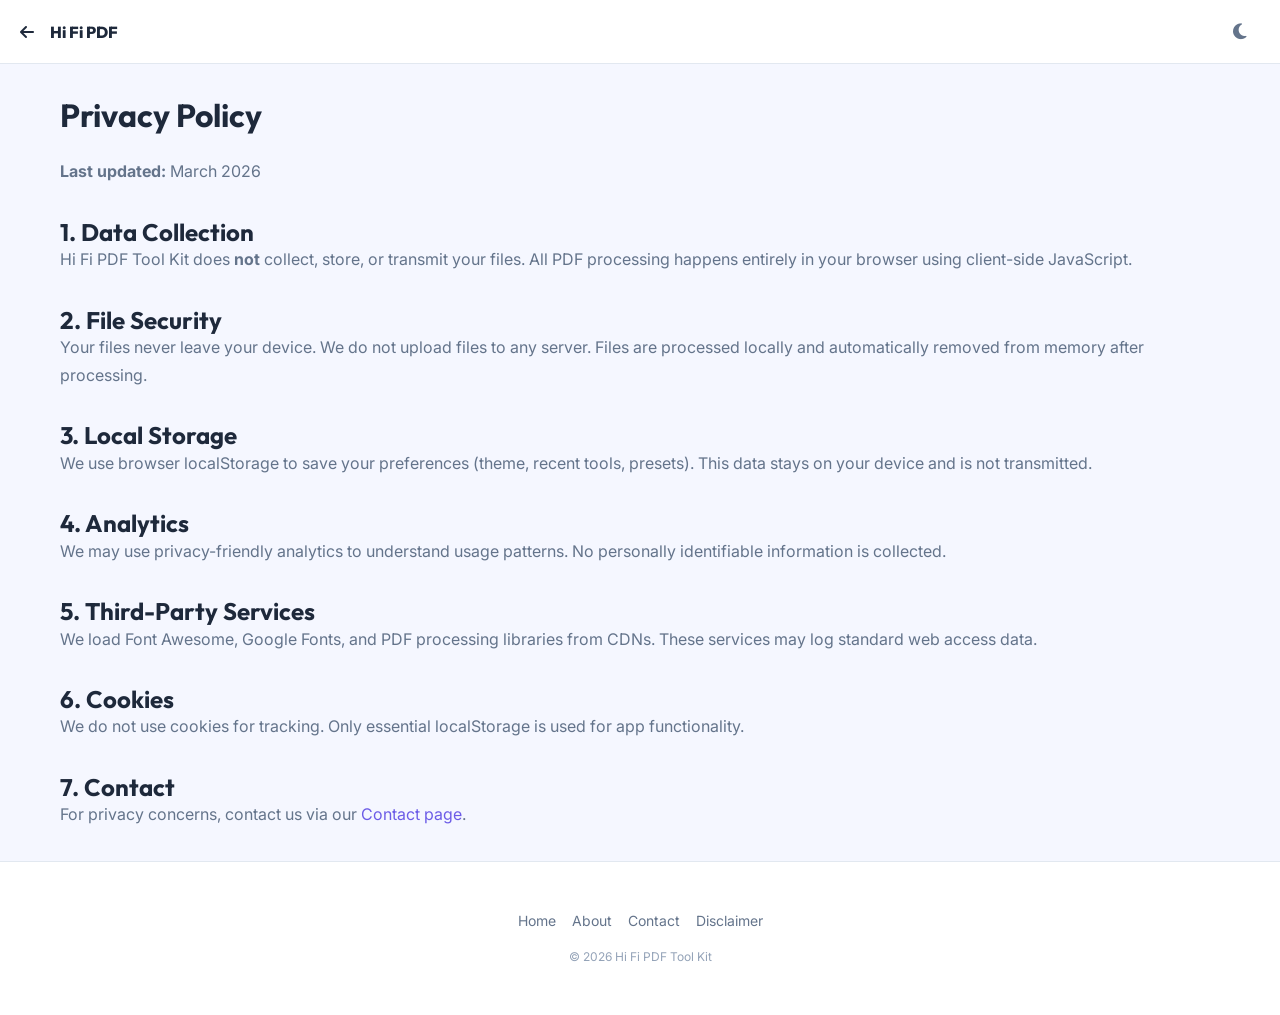
<file: privacy.html>
<!DOCTYPE html>
<html lang="en" data-theme="light">
<head>
<!-- Google tag (gtag.js) -->
<script async src="https://www.googletagmanager.com/gtag/js?id=G-32KW4QTP24"></script>
<script>
  window.dataLayer = window.dataLayer || [];
  function gtag(){dataLayer.push(arguments);}
  gtag('js', new Date());
  gtag('config', 'G-32KW4QTP24');
</script>
  <meta charset="UTF-8"><meta name="viewport" content="width=device-width, initial-scale=1.0">
  <title>Privacy Policy — Hi Fi PDF Tool Kit</title>
  <meta name="description" content="Privacy Policy for Hi Fi PDF Tool Kit. Learn how we protect your data.">
  <meta name="theme-color" content="#6C5CE7">
  <link rel="icon" type="image/svg+xml" href="data:image/svg+xml,<svg xmlns='http://www.w3.org/2000/svg' viewBox='0 0 100 100'><rect rx='20' width='100' height='100' fill='%236C5CE7'/><text x='50' y='68' text-anchor='middle' fill='white' font-size='42' font-family='Arial' font-weight='bold'>HF</text></svg>">
  <link rel="stylesheet" href="https://cdnjs.cloudflare.com/ajax/libs/font-awesome/6.5.1/css/all.min.css">
  <link rel="stylesheet" href="css/styles.css">
</head>
<body>
  <header class="top-nav"><a href="index.html" class="top-nav__brand" style="font-size:1rem"><i class="fas fa-arrow-left" style="-webkit-text-fill-color:var(--text-primary);margin-right:8px"></i> Hi Fi PDF</a><div class="top-nav__actions"><button class="top-nav__btn" id="themeToggle" onclick="HiFiApp.toggleTheme()"><i class="fas fa-moon"></i></button></div></header>
  <div class="container" style="padding:var(--space-xl) var(--container-padding);line-height:1.8;color:var(--text-secondary)">
    <h1 style="margin-bottom:var(--space-lg);color:var(--text-primary)">Privacy Policy</h1>
    <p><strong>Last updated:</strong> March 2026</p>
    <h2 style="margin-top:var(--space-xl);color:var(--text-primary)">1. Data Collection</h2>
    <p>Hi Fi PDF Tool Kit does <strong>not</strong> collect, store, or transmit your files. All PDF processing happens entirely in your browser using client-side JavaScript.</p>
    <h2 style="margin-top:var(--space-xl);color:var(--text-primary)">2. File Security</h2>
    <p>Your files never leave your device. We do not upload files to any server. Files are processed locally and automatically removed from memory after processing.</p>
    <h2 style="margin-top:var(--space-xl);color:var(--text-primary)">3. Local Storage</h2>
    <p>We use browser localStorage to save your preferences (theme, recent tools, presets). This data stays on your device and is not transmitted.</p>
    <h2 style="margin-top:var(--space-xl);color:var(--text-primary)">4. Analytics</h2>
    <p>We may use privacy-friendly analytics to understand usage patterns. No personally identifiable information is collected.</p>
    <h2 style="margin-top:var(--space-xl);color:var(--text-primary)">5. Third-Party Services</h2>
    <p>We load Font Awesome, Google Fonts, and PDF processing libraries from CDNs. These services may log standard web access data.</p>
    <h2 style="margin-top:var(--space-xl);color:var(--text-primary)">6. Cookies</h2>
    <p>We do not use cookies for tracking. Only essential localStorage is used for app functionality.</p>
    <h2 style="margin-top:var(--space-xl);color:var(--text-primary)">7. Contact</h2>
    <p>For privacy concerns, contact us via our <a href="contact.html">Contact page</a>.</p>
  </div>
  <footer class="footer"><div class="footer__links"><a href="index.html">Home</a><a href="about.html">About</a><a href="contact.html">Contact</a><a href="disclaimer.html">Disclaimer</a></div><p class="footer__copy">© 2026 Hi Fi PDF Tool Kit</p></footer>
  <nav class="bottom-nav"><a href="index.html" class="bottom-nav__item"><i class="fas fa-home"></i><span>Home</span></a><a href="tool.html?id=compress-pdf" class="bottom-nav__item"><i class="fas fa-compress-arrows-alt"></i><span>Compress</span></a><a href="tool.html?id=merge-pdf" class="bottom-nav__item"><i class="fas fa-object-group"></i><span>Merge</span></a><a href="tool.html?id=jpg-to-pdf" class="bottom-nav__item"><i class="fas fa-image"></i><span>Convert</span></a><a href="tool.html?id=recent-history" class="bottom-nav__item"><i class="fas fa-history"></i><span>Recent</span></a></nav>
  <script src="js/tools-config.js"></script><script src="js/app.js"></script>
</body>
</html>
</file>
<file: css/styles.css>
/* ============================================
   Hi Fi PDF Tool Kit — Design System v3.0
   iLovePDF-Inspired Professional Redesign
   ============================================ */

/* --- Google Fonts --- */
@import url('https://fonts.googleapis.com/css2?family=Inter:wght@400;500;600;700;800&family=Outfit:wght@600;700;800&display=swap');

/* --- CSS Custom Properties --- */
:root {
  /* Primary Brand */
  --primary: #6C5CE7;
  --primary-light: #a29bfe;
  --primary-dark: #5a4bd1;
  --primary-gradient: linear-gradient(135deg, #6C5CE7, #a855f7);
  --primary-glow: 0 0 20px rgba(108, 92, 231, 0.3);

  /* Accent */
  --accent: #00B894;
  --accent-light: #55efc4;
  --accent-gradient: linear-gradient(135deg, #00B894, #00cec9);

  /* Backgrounds — Light, Clean, Professional */
  --bg-body: #f5f7ff;
  --bg-primary: #f5f7ff;
  --bg-secondary: #eef1fb;
  --bg-card: #FFFFFF;
  --bg-card-alt: #f0f2fa;
  --bg-elevated: #FFFFFF;
  --bg-glass: rgba(255, 255, 255, 0.85);
  --bg-overlay: rgba(0, 0, 0, 0.5);
  --bg-hero: linear-gradient(180deg, #ede8ff 0%, #f5f7ff 100%);

  /* Text */
  --text-primary: #1e293b;
  --text-secondary: #64748b;
  --text-tertiary: #94a3b8;
  --text-on-primary: #FFFFFF;

  /* Borders */
  --border: #e2e8f0;
  --border-light: #f1f5f9;
  --border-focus: #6C5CE7;

  /* Status */
  --success: #00B894;
  --success-bg: rgba(0, 184, 148, 0.1);
  --warning: #FDCB6E;
  --warning-bg: rgba(253, 203, 110, 0.1);
  --error: #E17055;
  --error-bg: rgba(225, 112, 85, 0.1);
  --info: #74b9ff;
  --info-bg: rgba(116, 185, 255, 0.1);

  /* Shadows */
  --shadow-sm: 0 1px 3px rgba(0, 0, 0, 0.04);
  --shadow-md: 0 4px 12px rgba(0, 0, 0, 0.06);
  --shadow-lg: 0 8px 30px rgba(0, 0, 0, 0.08);
  --shadow-xl: 0 20px 50px rgba(0, 0, 0, 0.1);
  --shadow-card: 0 1px 3px rgba(0,0,0,0.04), 0 2px 8px rgba(108, 92, 231, 0.04);
  --shadow-card-hover: 0 8px 30px rgba(108, 92, 231, 0.12), 0 2px 8px rgba(0,0,0,0.04);

  /* Radius */
  --radius-sm: 8px;
  --radius-md: 12px;
  --radius-lg: 16px;
  --radius-xl: 24px;
  --radius-full: 9999px;

  /* Spacing */
  --space-xs: 4px;
  --space-sm: 8px;
  --space-md: 12px;
  --space-base: 16px;
  --space-lg: 24px;
  --space-xl: 32px;
  --space-2xl: 48px;
  --space-3xl: 64px;

  /* Typography */
  --font-body: 'Inter', -apple-system, BlinkMacSystemFont, sans-serif;
  --font-heading: 'Outfit', 'Inter', sans-serif;
  --fs-xs: 0.75rem;
  --fs-sm: 0.875rem;
  --fs-base: 1rem;
  --fs-lg: 1.125rem;
  --fs-xl: 1.5rem;
  --fs-2xl: 2rem;
  --fs-3xl: 2.75rem;
  --fs-4xl: 3.5rem;
  --fw-normal: 400;
  --fw-medium: 500;
  --fw-semibold: 600;
  --fw-bold: 700;
  --fw-extrabold: 800;
  --lh-tight: 1.2;
  --lh-normal: 1.5;
  --lh-relaxed: 1.7;

  /* Transitions */
  --transition-fast: 150ms ease;
  --transition-base: 250ms ease;
  --transition-slow: 400ms cubic-bezier(0.4, 0, 0.2, 1);
  --transition-bounce: 500ms cubic-bezier(0.34, 1.56, 0.64, 1);

  /* Z-Index */
  --z-dropdown: 100;
  --z-sticky: 200;
  --z-modal-bg: 300;
  --z-modal: 400;
  --z-toast: 500;
  --z-tooltip: 600;

  /* Layout */
  --nav-height: 64px;
  --bottom-nav-height: 64px;
  --max-width: 1200px;
  --container-padding: 20px;
}

/* --- Premium Dark Mode --- */
[data-theme="dark"] {
  --primary: #8b5cf6;
  --primary-light: #a78bfa;
  --primary-dark: #7c3aed;
  --primary-gradient: linear-gradient(135deg, #8b5cf6, #d946ef);
  --primary-glow: 0 0 25px rgba(139, 92, 246, 0.4);
  --accent: #22d3ee;
  --accent-light: #67e8f9;
  --accent-gradient: linear-gradient(135deg, #06b6d4, #3b82f6);
  --bg-body: #13131a;
  --bg-primary: #13131a;
  --bg-secondary: #1e1e2d;
  --bg-card: #1e1e2d;
  --bg-card-alt: #252538;
  --bg-elevated: #252538;
  --bg-glass: rgba(19, 19, 26, 0.85);
  --bg-overlay: rgba(0, 0, 0, 0.85);
  --bg-hero: linear-gradient(180deg, #1a1530 0%, #13131a 100%);
  --text-primary: #f1f5f9;
  --text-secondary: #94a3b8;
  --text-tertiary: #64748b;
  --border: rgba(255, 255, 255, 0.08);
  --border-light: rgba(255, 255, 255, 0.04);
  --shadow-sm: 0 1px 3px rgba(0, 0, 0, 0.3);
  --shadow-md: 0 4px 12px rgba(0, 0, 0, 0.4);
  --shadow-lg: 0 8px 30px rgba(0, 0, 0, 0.5);
  --shadow-card: 0 2px 8px rgba(0,0,0,0.3), inset 0 1px 0 rgba(255,255,255,0.03);
  --shadow-card-hover: 0 12px 30px rgba(139,92,246,0.2), inset 0 1px 0 rgba(255,255,255,0.08);
}

/* --- Reset & Base --- */
*, *::before, *::after {
  margin: 0;
  padding: 0;
  box-sizing: border-box;
}

html {
  scroll-behavior: smooth;
  -webkit-text-size-adjust: 100%;
  -webkit-tap-highlight-color: transparent;
}

body {
  font-family: var(--font-body);
  font-size: var(--fs-base);
  line-height: var(--lh-normal);
  color: var(--text-primary);
  background-color: var(--bg-body);
  min-height: 100vh;
  overflow-x: hidden;
  -webkit-font-smoothing: antialiased;
  -moz-osx-font-smoothing: grayscale;
  padding-bottom: calc(var(--bottom-nav-height) + 16px);
  position: relative;
}

/* Premium Ambient Background */
.ambient-bg {
  position: fixed;
  top: 0;
  left: 0;
  width: 100vw;
  height: 100vh;
  pointer-events: none;
  z-index: -1;
  overflow: hidden;
}
.ambient-bg::before, .ambient-bg::after {
  content: '';
  position: absolute;
  width: 700px;
  height: 700px;
  border-radius: 50%;
  filter: blur(150px);
  opacity: 0.12;
  animation: float 30s cubic-bezier(0.4, 0, 0.2, 1) infinite alternate;
}
[data-theme="dark"] .ambient-bg::before, [data-theme="dark"] .ambient-bg::after { opacity: 0.08; }
.ambient-bg::before {
  top: -300px;
  left: -200px;
  background: var(--primary);
}
.ambient-bg::after {
  bottom: -300px;
  right: -200px;
  background: #d946ef;
  animation-delay: -15s;
}
@keyframes float {
  0% { transform: translate(0, 0) scale(1); }
  50% { transform: translate(10%, 10%) scale(1.1); }
  100% { transform: translate(-5%, 5%) scale(0.95); }
}

a { color: var(--primary); text-decoration: none; transition: color var(--transition-fast); }
a:hover { color: var(--primary-dark); }
img { max-width: 100%; height: auto; display: block; }
button { cursor: pointer; font-family: inherit; border: none; background: none; }
input, select, textarea { font-family: inherit; font-size: inherit; }
ul, ol { list-style: none; }

/* --- Typography --- */
h1, h2, h3, h4, h5, h6 {
  font-family: var(--font-heading);
  font-weight: var(--fw-bold);
  line-height: var(--lh-tight);
  color: var(--text-primary);
}
h1 { font-size: var(--fs-2xl); }
h2 { font-size: var(--fs-xl); }
h3 { font-size: var(--fs-lg); }
p { color: var(--text-secondary); line-height: var(--lh-relaxed); }

/* --- Container --- */
.container {
  width: 100%;
  max-width: var(--max-width);
  margin: 0 auto;
  padding: 0 var(--container-padding);
}

/* ============================================
   TOP NAVIGATION BAR (iLovePDF-style)
   ============================================ */
.top-nav {
  position: sticky;
  top: 0;
  z-index: var(--z-sticky);
  background: var(--bg-card);
  border-bottom: 1px solid var(--border);
  height: var(--nav-height);
  display: flex;
  align-items: center;
  padding: 0 var(--container-padding);
  transition: box-shadow var(--transition-base);
}
.top-nav.scrolled {
  box-shadow: var(--shadow-md);
}

.top-nav__inner {
  display: flex;
  align-items: center;
  width: 100%;
  max-width: var(--max-width);
  margin: 0 auto;
}

.top-nav__brand {
  display: flex;
  align-items: center;
  gap: var(--space-sm);
  font-family: var(--font-heading);
  font-weight: var(--fw-extrabold);
  font-size: var(--fs-xl);
  color: var(--text-primary);
  text-decoration: none;
  flex-shrink: 0;
}
.top-nav__brand:hover { color: var(--primary); }

.top-nav__brand img, .top-nav__brand svg {
  width: 36px;
  height: 36px;
  border-radius: var(--radius-sm);
}

/* Desktop nav links */
.top-nav__links {
  display: none;
  align-items: center;
  gap: var(--space-lg);
  margin-left: var(--space-2xl);
}
@media (min-width: 769px) {
  .top-nav__links { display: flex; }
}
.top-nav__link {
  font-size: var(--fs-sm);
  font-weight: var(--fw-semibold);
  color: var(--text-secondary);
  text-decoration: none;
  text-transform: uppercase;
  letter-spacing: 0.5px;
  transition: color var(--transition-fast);
  white-space: nowrap;
}
.top-nav__link:hover, .top-nav__link.active {
  color: var(--text-primary);
}

.top-nav__actions {
  display: flex;
  align-items: center;
  gap: var(--space-sm);
  margin-left: auto;
}

.top-nav__btn {
  width: 40px;
  height: 40px;
  display: flex;
  align-items: center;
  justify-content: center;
  border-radius: var(--radius-full);
  color: var(--text-secondary);
  font-size: var(--fs-lg);
  transition: all var(--transition-fast);
}

.top-nav__btn:hover, .top-nav__btn.active {
  background: var(--bg-secondary);
  color: var(--primary);
}

/* ============================================
   HERO SECTION (iLovePDF-style)
   ============================================ */
.hero {
  background: var(--bg-hero);
  padding: var(--space-3xl) var(--container-padding) var(--space-2xl);
  text-align: center;
  position: relative;
  overflow: hidden;
}

.hero__title {
  font-family: var(--font-heading);
  font-size: clamp(1.8rem, 5vw, var(--fs-4xl));
  font-weight: var(--fw-extrabold);
  color: var(--text-primary);
  margin-bottom: var(--space-base);
  line-height: 1.15;
  letter-spacing: -1px;
  max-width: 800px;
  margin-left: auto;
  margin-right: auto;
}

.hero__tagline {
  font-size: clamp(var(--fs-base), 2vw, var(--fs-lg));
  color: var(--text-secondary);
  max-width: 700px;
  margin: 0 auto var(--space-xl);
  line-height: var(--lh-relaxed);
}

/* ============================================
   CATEGORY TABS (iLovePDF-style pills)
   ============================================ */
.category-tabs {
  display: flex;
  flex-wrap: wrap;
  justify-content: center;
  gap: var(--space-sm);
  padding: 0 var(--container-padding) var(--space-xl);
}

.category-tabs::-webkit-scrollbar { display: none; }

.category-tab {
  flex-shrink: 0;
  padding: 10px 20px;
  border-radius: var(--radius-full);
  font-size: var(--fs-sm);
  font-weight: var(--fw-medium);
  color: var(--text-secondary);
  background: transparent;
  border: 1.5px solid var(--border);
  white-space: nowrap;
  transition: all var(--transition-fast);
  display: flex;
  align-items: center;
  gap: var(--space-xs);
  cursor: pointer;
}

.category-tab:hover {
  border-color: var(--text-secondary);
  color: var(--text-primary);
  background: var(--bg-card);
}

.category-tab.active {
  background: var(--text-primary);
  color: var(--bg-card);
  border-color: var(--text-primary);
}
[data-theme="dark"] .category-tab.active {
  background: var(--primary);
  color: #fff;
  border-color: var(--primary);
}

.category-tab i { font-size: var(--fs-xs); }

/* ============================================
   SEARCH BAR
   ============================================ */
.search-bar {
  position: relative;
  max-width: 600px;
  margin: 0 auto var(--space-lg);
  padding: 0 var(--container-padding);
}

.search-bar__input {
  width: 100%;
  padding: 14px 20px;
  padding-left: 48px;
  border-radius: var(--radius-full);
  border: 1.5px solid var(--border);
  background: var(--bg-card);
  color: var(--text-primary);
  font-size: var(--fs-base);
  transition: all var(--transition-fast);
  outline: none;
  box-shadow: var(--shadow-sm);
}

.search-bar__input:focus {
  border-color: var(--primary);
  box-shadow: 0 0 0 3px rgba(108, 92, 231, 0.12);
}

.search-bar__input::placeholder { color: var(--text-tertiary); }

.search-bar__icon {
  position: absolute;
  left: calc(var(--container-padding) + 18px);
  top: 50%;
  transform: translateY(-50%);
  color: var(--text-tertiary);
  font-size: var(--fs-base);
}

.search-bar__clear {
  position: absolute;
  right: calc(var(--container-padding) + 14px);
  top: 50%;
  transform: translateY(-50%);
  color: var(--text-tertiary);
  font-size: var(--fs-sm);
  display: none;
  width: 28px;
  height: 28px;
  align-items: center;
  justify-content: center;
  border-radius: var(--radius-full);
}

.search-bar__clear.visible { display: flex; }

/* ============================================
   TOOL CARDS GRID (iLovePDF-style)
   ============================================ */
.tools-grid {
  display: grid;
  grid-template-columns: repeat(2, 1fr);
  gap: var(--space-base);
  padding: 0 var(--container-padding);
  max-width: var(--max-width);
  margin: 0 auto;
}

@media (min-width: 600px) { .tools-grid { grid-template-columns: repeat(3, 1fr); } }
@media (min-width: 900px) { .tools-grid { grid-template-columns: repeat(4, 1fr); gap: var(--space-lg); } }

/* ============================================
   TOOL CARD (iLovePDF-style – Large with Description)
   ============================================ */
.tool-card {
  background: var(--bg-card);
  border-radius: var(--radius-lg);
  padding: var(--space-lg);
  text-align: left;
  border: 1px solid var(--border);
  box-shadow: var(--shadow-card);
  transition: all 0.3s ease;
  cursor: pointer;
  position: relative;
  overflow: hidden;
  display: flex;
  flex-direction: column;
  align-items: flex-start;
  gap: var(--space-md);
  min-height: 180px;
  text-decoration: none;
  color: inherit;
}

.tool-card:hover {
  transform: translateY(-4px);
  box-shadow: var(--shadow-card-hover);
  border-color: var(--primary-light);
}

.tool-card:active {
  transform: translateY(-1px);
}

.tool-card__icon {
  width: 48px;
  height: 48px;
  border-radius: var(--radius-md);
  display: flex;
  align-items: center;
  justify-content: center;
  font-size: 1.3rem;
  color: #fff;
  flex-shrink: 0;
}

.tool-card__name {
  font-family: var(--font-heading);
  font-size: var(--fs-lg);
  font-weight: var(--fw-bold);
  color: var(--text-primary);
  line-height: var(--lh-tight);
  margin-top: auto;
}

.tool-card__desc {
  font-size: var(--fs-sm);
  color: var(--text-secondary);
  line-height: var(--lh-relaxed);
  display: -webkit-box;
  -webkit-line-clamp: 3;
  line-clamp: 3;
  -webkit-box-orient: vertical;
  overflow: hidden;
}

.tool-card__badge {
  position: absolute;
  top: var(--space-md);
  right: var(--space-md);
  font-size: 0.6rem;
  font-weight: var(--fw-bold);
  padding: 3px 8px;
  border-radius: var(--radius-full);
  text-transform: uppercase;
  letter-spacing: 0.5px;
}

.tool-card__badge--new { background: var(--accent); color: #fff; }
.tool-card__badge--hot { background: var(--error); color: #fff; }
.tool-card__badge--pro { background: var(--primary-gradient); color: #fff; }

/* Icon BG Colors */
.icon-bg-purple { background: linear-gradient(135deg, #6C5CE7, #a855f7); }
.icon-bg-blue { background: linear-gradient(135deg, #0984e3, #74b9ff); }
.icon-bg-green { background: linear-gradient(135deg, #00b894, #55efc4); }
.icon-bg-orange { background: linear-gradient(135deg, #e17055, #fab1a0); }
.icon-bg-pink { background: linear-gradient(135deg, #e84393, #fd79a8); }
.icon-bg-teal { background: linear-gradient(135deg, #00cec9, #81ecec); }
.icon-bg-red { background: linear-gradient(135deg, #d63031, #ff7675); }
.icon-bg-yellow { background: linear-gradient(135deg, #f39c12, #fdcb6e); }
.icon-bg-indigo { background: linear-gradient(135deg, #5f27cd, #a29bfe); }

/* ============================================
   SECTION HEADERS
   ============================================ */
.section-header {
  display: flex;
  align-items: center;
  justify-content: space-between;
  padding: var(--space-xl) var(--container-padding) var(--space-base);
  max-width: var(--max-width);
  margin: 0 auto;
}

.section-header__title {
  font-size: var(--fs-xl);
  font-weight: var(--fw-bold);
  display: flex;
  align-items: center;
  gap: var(--space-sm);
}

.section-header__link {
  font-size: var(--fs-sm);
  font-weight: var(--fw-medium);
  color: var(--primary);
}

/* ============================================
   FILE UPLOAD ZONE
   ============================================ */
.upload-zone {
  border: 2px dashed rgba(108, 92, 231, 0.4);
  border-radius: var(--radius-xl);
  padding: var(--space-2xl) var(--space-lg);
  text-align: center;
  transition: all 0.3s ease;
  cursor: pointer;
  background: var(--bg-card);
  position: relative;
  overflow: hidden;
}

.upload-zone:hover, .upload-zone.drag-over {
  border-color: var(--primary);
  background: rgba(108, 92, 231, 0.03);
  box-shadow: 0 10px 40px rgba(108, 92, 231, 0.12);
  transform: translateY(-2px);
}

.upload-zone:hover .upload-zone__icon {
  transform: scale(1.1) translateY(-5px);
  opacity: 1;
}

.upload-zone__icon {
  font-size: 3rem;
  color: var(--primary);
  margin-bottom: var(--space-base);
  transition: all 0.3s cubic-bezier(0.34, 1.56, 0.64, 1);
  opacity: 0.9;
}

.upload-zone__title {
  font-size: var(--fs-lg);
  font-weight: var(--fw-semibold);
  margin-bottom: var(--space-sm);
}

.upload-zone__subtitle {
  font-size: var(--fs-sm);
  color: var(--text-tertiary);
}

.upload-zone__btn {
  display: inline-flex;
  align-items: center;
  gap: var(--space-sm);
  margin-top: var(--space-base);
  padding: var(--space-md) var(--space-lg);
  background: var(--primary-gradient);
  color: #fff;
  border-radius: var(--radius-full);
  font-weight: var(--fw-semibold);
  font-size: var(--fs-base);
  box-shadow: var(--primary-glow);
  transition: all var(--transition-base);
}

.upload-zone__btn:hover {
  transform: translateY(-2px);
  box-shadow: 0 6px 20px rgba(108, 92, 231, 0.4);
}

/* ============================================
   BUTTONS
   ============================================ */
.btn {
  display: inline-flex;
  align-items: center;
  justify-content: center;
  gap: var(--space-sm);
  font-weight: var(--fw-semibold);
  border-radius: var(--radius-full);
  transition: all var(--transition-base);
  white-space: nowrap;
  line-height: 1;
  text-decoration: none;
}

.btn--primary {
  background: var(--primary-gradient);
  color: #fff;
  padding: var(--space-md) var(--space-lg);
  box-shadow: var(--primary-glow);
}

.btn--primary:hover { transform: translateY(-1px); box-shadow: 0 6px 20px rgba(108, 92, 231, 0.4); }

.btn--secondary {
  background: var(--bg-card);
  color: var(--text-primary);
  padding: var(--space-md) var(--space-lg);
  border: 1px solid var(--border);
}

.btn--secondary:hover { border-color: var(--primary); color: var(--primary); }

.btn--success {
  background: var(--accent-gradient);
  color: #fff;
  padding: var(--space-md) var(--space-lg);
}

.btn--sm { padding: var(--space-sm) var(--space-base); font-size: var(--fs-sm); }
.btn--lg { padding: var(--space-base) var(--space-xl); font-size: var(--fs-lg); }
.btn--block { width: 100%; }
.btn:disabled { opacity: 0.5; pointer-events: none; }

/* ============================================
   PROGRESS BAR
   ============================================ */
.progress {
  width: 100%;
  height: 8px;
  background: var(--bg-secondary);
  border-radius: var(--radius-full);
  overflow: hidden;
}

.progress__bar {
  height: 100%;
  background: var(--primary-gradient);
  border-radius: var(--radius-full);
  transition: width var(--transition-slow);
  width: 0%;
}

.progress__bar--success { background: var(--accent-gradient); }

/* ============================================
   RESULT CARD
   ============================================ */
.result-card {
  background: var(--bg-card);
  border-radius: var(--radius-lg);
  padding: var(--space-lg);
  border: 1px solid var(--border-light);
  box-shadow: var(--shadow-md);
}

.result-card__header {
  display: flex;
  align-items: center;
  gap: var(--space-md);
  margin-bottom: var(--space-base);
}

.result-card__icon {
  width: 48px;
  height: 48px;
  border-radius: var(--radius-md);
  background: var(--success-bg);
  color: var(--success);
  display: flex;
  align-items: center;
  justify-content: center;
  font-size: var(--fs-xl);
}

.result-card__info { flex: 1; }
.result-card__filename { font-weight: var(--fw-semibold); font-size: var(--fs-sm); }
.result-card__meta { font-size: var(--fs-xs); color: var(--text-tertiary); }

.result-card__savings {
  display: inline-flex;
  align-items: center;
  gap: var(--space-xs);
  background: var(--success-bg);
  color: var(--success);
  padding: var(--space-xs) var(--space-sm);
  border-radius: var(--radius-full);
  font-size: var(--fs-xs);
  font-weight: var(--fw-bold);
}

/* ============================================
   FAQ ACCORDION
   ============================================ */
.faq-item {
  border: 1px solid var(--border);
  border-radius: var(--radius-md);
  margin-bottom: var(--space-sm);
  overflow: hidden;
  background: var(--bg-card);
}

.faq-item__q {
  width: 100%;
  padding: var(--space-base);
  display: flex;
  align-items: center;
  justify-content: space-between;
  font-weight: var(--fw-semibold);
  font-size: var(--fs-sm);
  color: var(--text-primary);
  text-align: left;
  transition: background var(--transition-fast);
}

.faq-item__q:hover { background: var(--bg-secondary); }
.faq-item__q i { transition: transform var(--transition-base); color: var(--text-tertiary); }
.faq-item.open .faq-item__q i { transform: rotate(180deg); }

.faq-item__a {
  max-height: 0;
  overflow: hidden;
  transition: max-height var(--transition-slow);
}

.faq-item.open .faq-item__a { max-height: 500px; }

.faq-item__a-inner {
  padding: 0 var(--space-base) var(--space-base);
  font-size: var(--fs-sm);
  color: var(--text-secondary);
  line-height: var(--lh-relaxed);
}

/* ============================================
   BOTTOM NAVIGATION
   ============================================ */
.bottom-nav {
  position: fixed;
  bottom: 0;
  left: 0;
  right: 0;
  z-index: var(--z-sticky);
  background: var(--bg-card);
  border-top: 1px solid var(--border);
  height: var(--bottom-nav-height);
  display: flex;
  align-items: center;
  justify-content: space-around;
  padding: 0 var(--space-sm);
}

.bottom-nav__item {
  display: flex;
  flex-direction: column;
  align-items: center;
  gap: 3px;
  padding: var(--space-xs) var(--space-sm);
  color: var(--text-tertiary);
  font-size: 0.65rem;
  font-weight: var(--fw-medium);
  transition: color var(--transition-fast);
  min-width: 56px;
  text-decoration: none;
  position: relative;
}

.bottom-nav__item i { font-size: 1.25rem; }
.bottom-nav__item:hover, .bottom-nav__item.active { color: var(--primary); }

.bottom-nav__item.active::after {
  content: '';
  position: absolute;
  top: 0;
  width: 24px;
  height: 3px;
  background: var(--primary-gradient);
  border-radius: 0 0 3px 3px;
}

/* Hide bottom nav on desktop */
@media (min-width: 769px) {
  .bottom-nav { display: none; }
  body { padding-bottom: 0; }
}

/* ============================================
   TOAST NOTIFICATION
   ============================================ */
.toast-container {
  position: fixed;
  top: calc(var(--nav-height) + 8px);
  right: var(--container-padding);
  left: var(--container-padding);
  z-index: var(--z-toast);
  display: flex;
  flex-direction: column;
  gap: var(--space-sm);
  pointer-events: none;
}

.toast {
  background: var(--bg-elevated);
  border-radius: var(--radius-md);
  padding: var(--space-md) var(--space-base);
  box-shadow: var(--shadow-lg);
  border-left: 4px solid var(--primary);
  display: flex;
  align-items: center;
  gap: var(--space-md);
  pointer-events: auto;
  animation: slideInRight 0.3s ease;
}

.toast--success { border-left-color: var(--success); }
.toast--error { border-left-color: var(--error); }
.toast--warning { border-left-color: var(--warning); }
.toast__msg { flex: 1; font-size: var(--fs-sm); font-weight: var(--fw-medium); }
.toast__close { color: var(--text-tertiary); font-size: var(--fs-sm); padding: var(--space-xs); }

/* ============================================
   MODAL
   ============================================ */
.modal-overlay {
  position: fixed;
  inset: 0;
  background: var(--bg-overlay);
  z-index: var(--z-modal-bg);
  display: flex;
  align-items: flex-end;
  justify-content: center;
  opacity: 0;
  visibility: hidden;
  transition: all var(--transition-base);
}

.modal-overlay.active { opacity: 1; visibility: visible; }

.modal {
  background: var(--bg-card);
  border-radius: var(--radius-xl) var(--radius-xl) 0 0;
  width: 100%;
  max-width: 500px;
  max-height: 85vh;
  overflow-y: auto;
  transform: translateY(100%);
  transition: transform var(--transition-slow);
  padding: var(--space-lg);
}

.modal-overlay.active .modal { transform: translateY(0); }

.modal__handle {
  width: 40px;
  height: 4px;
  background: var(--border);
  border-radius: var(--radius-full);
  margin: 0 auto var(--space-base);
}

@media (min-width: 769px) {
  .modal-overlay { align-items: center; }
  .modal {
    border-radius: var(--radius-xl);
    max-height: 80vh;
    transform: translateY(20px) scale(0.95);
  }
  .modal-overlay.active .modal { transform: translateY(0) scale(1); }
}

/* ============================================
   AD ZONES
   ============================================ */
.ad-zone {
  background: var(--bg-secondary);
  border: 1px dashed var(--border);
  border-radius: var(--radius-md);
  padding: var(--space-base);
  text-align: center;
  color: var(--text-tertiary);
  font-size: var(--fs-xs);
  min-height: 60px;
  display: flex;
  align-items: center;
  justify-content: center;
  margin: var(--space-base) var(--container-padding);
  max-width: var(--max-width);
}

.ad-zone--sticky {
  position: fixed;
  bottom: var(--bottom-nav-height);
  left: 0;
  right: 0;
  z-index: var(--z-dropdown);
  margin: 0;
  border-radius: 0;
}

/* ============================================
   STEPS GUIDE
   ============================================ */
.steps { counter-reset: step; padding: 0 var(--container-padding); }

.step {
  display: flex;
  gap: var(--space-base);
  padding: var(--space-base) 0;
  position: relative;
}

.step::before {
  counter-increment: step;
  content: counter(step);
  width: 32px;
  height: 32px;
  border-radius: var(--radius-full);
  background: var(--primary-gradient);
  color: #fff;
  display: flex;
  align-items: center;
  justify-content: center;
  font-weight: var(--fw-bold);
  font-size: var(--fs-sm);
  flex-shrink: 0;
}

.step__content { flex: 1; }
.step__title { font-weight: var(--fw-semibold); font-size: var(--fs-base); margin-bottom: 2px; }
.step__desc { font-size: var(--fs-sm); color: var(--text-secondary); }

/* ============================================
   BENEFITS GRID (iLovePDF-style)
   ============================================ */
.benefits-grid {
  display: grid;
  grid-template-columns: repeat(2, 1fr);
  gap: var(--space-base);
  padding: 0 var(--container-padding);
  max-width: var(--max-width);
  margin: 0 auto;
}
@media (min-width: 769px) {
  .benefits-grid { grid-template-columns: repeat(3, 1fr); }
}

.benefit-card {
  background: var(--bg-card);
  border-radius: var(--radius-lg);
  padding: var(--space-lg);
  border: 1px solid var(--border);
  transition: transform 0.3s ease, box-shadow 0.3s ease;
}
.benefit-card:hover {
  transform: translateY(-3px);
  box-shadow: var(--shadow-md);
}

.benefit-card__icon { font-size: 2rem; margin-bottom: var(--space-md); }
.benefit-card__title { font-size: var(--fs-base); font-weight: var(--fw-bold); margin-bottom: var(--space-xs); color: var(--text-primary); }
.benefit-card__desc { font-size: var(--fs-sm); color: var(--text-secondary); line-height: var(--lh-relaxed); }

/* ============================================
   RELATED TOOLS
   ============================================ */
.related-tools {
  display: flex;
  gap: var(--space-md);
  overflow-x: auto;
  scrollbar-width: none;
  padding: 0 var(--container-padding) var(--space-base);
}

.related-tools::-webkit-scrollbar { display: none; }

/* ============================================
   FILE LIST
   ============================================ */
.file-list { padding: 0 var(--container-padding); }

.file-item {
  display: flex;
  align-items: center;
  gap: var(--space-md);
  padding: var(--space-md) 0;
  border-bottom: 1px solid var(--border-light);
}

.file-item__icon {
  width: 40px;
  height: 40px;
  border-radius: var(--radius-sm);
  background: var(--error-bg);
  color: var(--error);
  display: flex;
  align-items: center;
  justify-content: center;
}

.file-item__info { flex: 1; min-width: 0; }
.file-item__name { font-size: var(--fs-sm); font-weight: var(--fw-medium); white-space: nowrap; overflow: hidden; text-overflow: ellipsis; }
.file-item__size { font-size: var(--fs-xs); color: var(--text-tertiary); }
.file-item__remove { color: var(--text-tertiary); padding: var(--space-xs); }

/* ============================================
   SETTINGS ROW
   ============================================ */
.setting-row {
  display: flex;
  align-items: center;
  justify-content: space-between;
  padding: var(--space-md) var(--container-padding);
}

.setting-row__label { font-size: var(--fs-sm); font-weight: var(--fw-medium); }
.setting-row__desc { font-size: var(--fs-xs); color: var(--text-tertiary); }

/* Toggle Switch */
.toggle {
  position: relative;
  width: 48px;
  height: 26px;
}

.toggle input { opacity: 0; width: 0; height: 0; }

.toggle__slider {
  position: absolute;
  inset: 0;
  background: var(--border);
  border-radius: var(--radius-full);
  transition: background var(--transition-base);
  cursor: pointer;
}

.toggle__slider::before {
  content: '';
  position: absolute;
  width: 20px;
  height: 20px;
  left: 3px;
  top: 3px;
  background: #fff;
  border-radius: 50%;
  transition: transform var(--transition-base);
  box-shadow: var(--shadow-sm);
}

.toggle input:checked + .toggle__slider { background: var(--primary); }
.toggle input:checked + .toggle__slider::before { transform: translateX(22px); }

/* Range Slider */
input[type="range"] {
  -webkit-appearance: none;
  appearance: none;
  width: 100%;
  height: 6px;
  border-radius: var(--radius-full);
  background: var(--bg-secondary);
  outline: none;
}

input[type="range"]::-webkit-slider-thumb {
  -webkit-appearance: none;
  appearance: none;
  width: 22px;
  height: 22px;
  border-radius: 50%;
  background: var(--primary);
  cursor: pointer;
  box-shadow: var(--primary-glow);
}

/* Select Dropdown */
.select {
  width: 100%;
  padding: var(--space-md);
  border-radius: var(--radius-md);
  border: 1.5px solid var(--border);
  background: var(--bg-card);
  color: var(--text-primary);
  font-size: var(--fs-sm);
  outline: none;
  appearance: none;
  background-image: url("data:image/svg+xml,%3Csvg xmlns='http://www.w3.org/2000/svg' width='12' height='12' viewBox='0 0 12 12'%3E%3Cpath fill='%23636E8A' d='M6 8L1 3h10z'/%3E%3C/svg%3E");
  background-repeat: no-repeat;
  background-position: right 12px center;
}

.select:focus { border-color: var(--primary); }

/* ============================================
   CHIP / TAG
   ============================================ */
.chip {
  display: inline-flex;
  align-items: center;
  gap: var(--space-xs);
  padding: var(--space-xs) var(--space-md);
  border-radius: var(--radius-full);
  font-size: var(--fs-xs);
  font-weight: var(--fw-medium);
  background: var(--bg-secondary);
  color: var(--text-secondary);
}

.chip--primary { background: rgba(108, 92, 231, 0.1); color: var(--primary); }

/* ============================================
   TOOL PAGE WRAPPER
   ============================================ */
.tool-page { padding-bottom: var(--space-3xl); }

.tool-page__header {
  padding: var(--space-lg) var(--container-padding);
  text-align: center;
}

.tool-page__header h1 {
  font-size: var(--fs-xl);
  margin-bottom: var(--space-sm);
}

.tool-page__intro {
  font-size: var(--fs-sm);
  color: var(--text-secondary);
  max-width: 500px;
  margin: 0 auto;
}

/* ============================================
   FOOTER
   ============================================ */
.footer {
  background: var(--bg-card);
  border-top: 1px solid var(--border);
  padding: var(--space-2xl) var(--container-padding);
  text-align: center;
  margin-bottom: var(--bottom-nav-height);
}
@media (min-width: 769px) {
  .footer { margin-bottom: 0; }
}

.footer__links {
  display: flex;
  flex-wrap: wrap;
  justify-content: center;
  gap: var(--space-base);
  margin-bottom: var(--space-base);
}

.footer__links a {
  font-size: var(--fs-sm);
  color: var(--text-secondary);
}
.footer__links a:hover { color: var(--primary); }

.footer__copy {
  font-size: var(--fs-xs);
  color: var(--text-tertiary);
}

/* ============================================
   UTILITY CLASSES
   ============================================ */
.text-center { text-align: center; }
.text-primary { color: var(--primary) !important; }
.text-success { color: var(--success) !important; }
.text-error { color: var(--error) !important; }
.mt-sm { margin-top: var(--space-sm); }
.mt-md { margin-top: var(--space-md); }
.mt-base { margin-top: var(--space-base); }
.mt-lg { margin-top: var(--space-lg); }
.mt-xl { margin-top: var(--space-xl); }
.mb-sm { margin-bottom: var(--space-sm); }
.mb-md { margin-bottom: var(--space-md); }
.mb-base { margin-bottom: var(--space-base); }
.mb-lg { margin-bottom: var(--space-lg); }
.px-base { padding-left: var(--container-padding); padding-right: var(--container-padding); }
.hidden { display: none !important; }
.sr-only { position: absolute; width: 1px; height: 1px; padding: 0; margin: -1px; overflow: hidden; clip: rect(0,0,0,0); border: 0; }

/* ============================================
   KEYFRAME ANIMATIONS
   ============================================ */
@keyframes slideInRight { from { transform: translateX(100%); opacity: 0; } to { transform: translateX(0); opacity: 1; } }
@keyframes slideInUp { from { transform: translateY(20px); opacity: 0; } to { transform: translateY(0); opacity: 1; } }
@keyframes fadeIn { from { opacity: 0; } to { opacity: 1; } }
@keyframes pulse { 0%, 100% { opacity: 1; } 50% { opacity: 0.5; } }
@keyframes shimmer { 0% { background-position: -200% 0; } 100% { background-position: 200% 0; } }
@keyframes spin { to { transform: rotate(360deg); } }
@keyframes bounceIn { 0% { transform: scale(0.3); opacity:0; } 50% { transform: scale(1.05); } 70% { transform: scale(0.95); } 100% { transform: scale(1); opacity:1; } }

.animate-fade-in { animation: fadeIn 0.4s ease; }
.animate-slide-up { animation: slideInUp 0.4s ease; }
.animate-bounce-in { animation: bounceIn 0.5s ease; }

.skeleton {
  background: linear-gradient(90deg, var(--bg-secondary) 25%, var(--border-light) 50%, var(--bg-secondary) 75%);
  background-size: 200% 100%;
  animation: shimmer 1.5s infinite;
  border-radius: var(--radius-sm);
}

.spinner {
  width: 24px;
  height: 24px;
  border: 3px solid var(--border);
  border-top-color: var(--primary);
  border-radius: 50%;
  animation: spin 0.8s linear infinite;
}

/* ============================================
   HERO STATS (for mobile/inline use)
   ============================================ */
.hero__stats {
  display: inline-flex;
  justify-content: center;
  gap: var(--space-2xl);
  margin-top: var(--space-lg);
}
.hero__stat { text-align: center; }
.hero__stat-value {
  font-family: var(--font-heading);
  font-size: var(--fs-xl);
  font-weight: var(--fw-bold);
  color: var(--primary);
}
.hero__stat-label { font-size: var(--fs-xs); color: var(--text-tertiary); text-transform: uppercase; letter-spacing: 1px; font-weight: var(--fw-semibold); }
</file>
